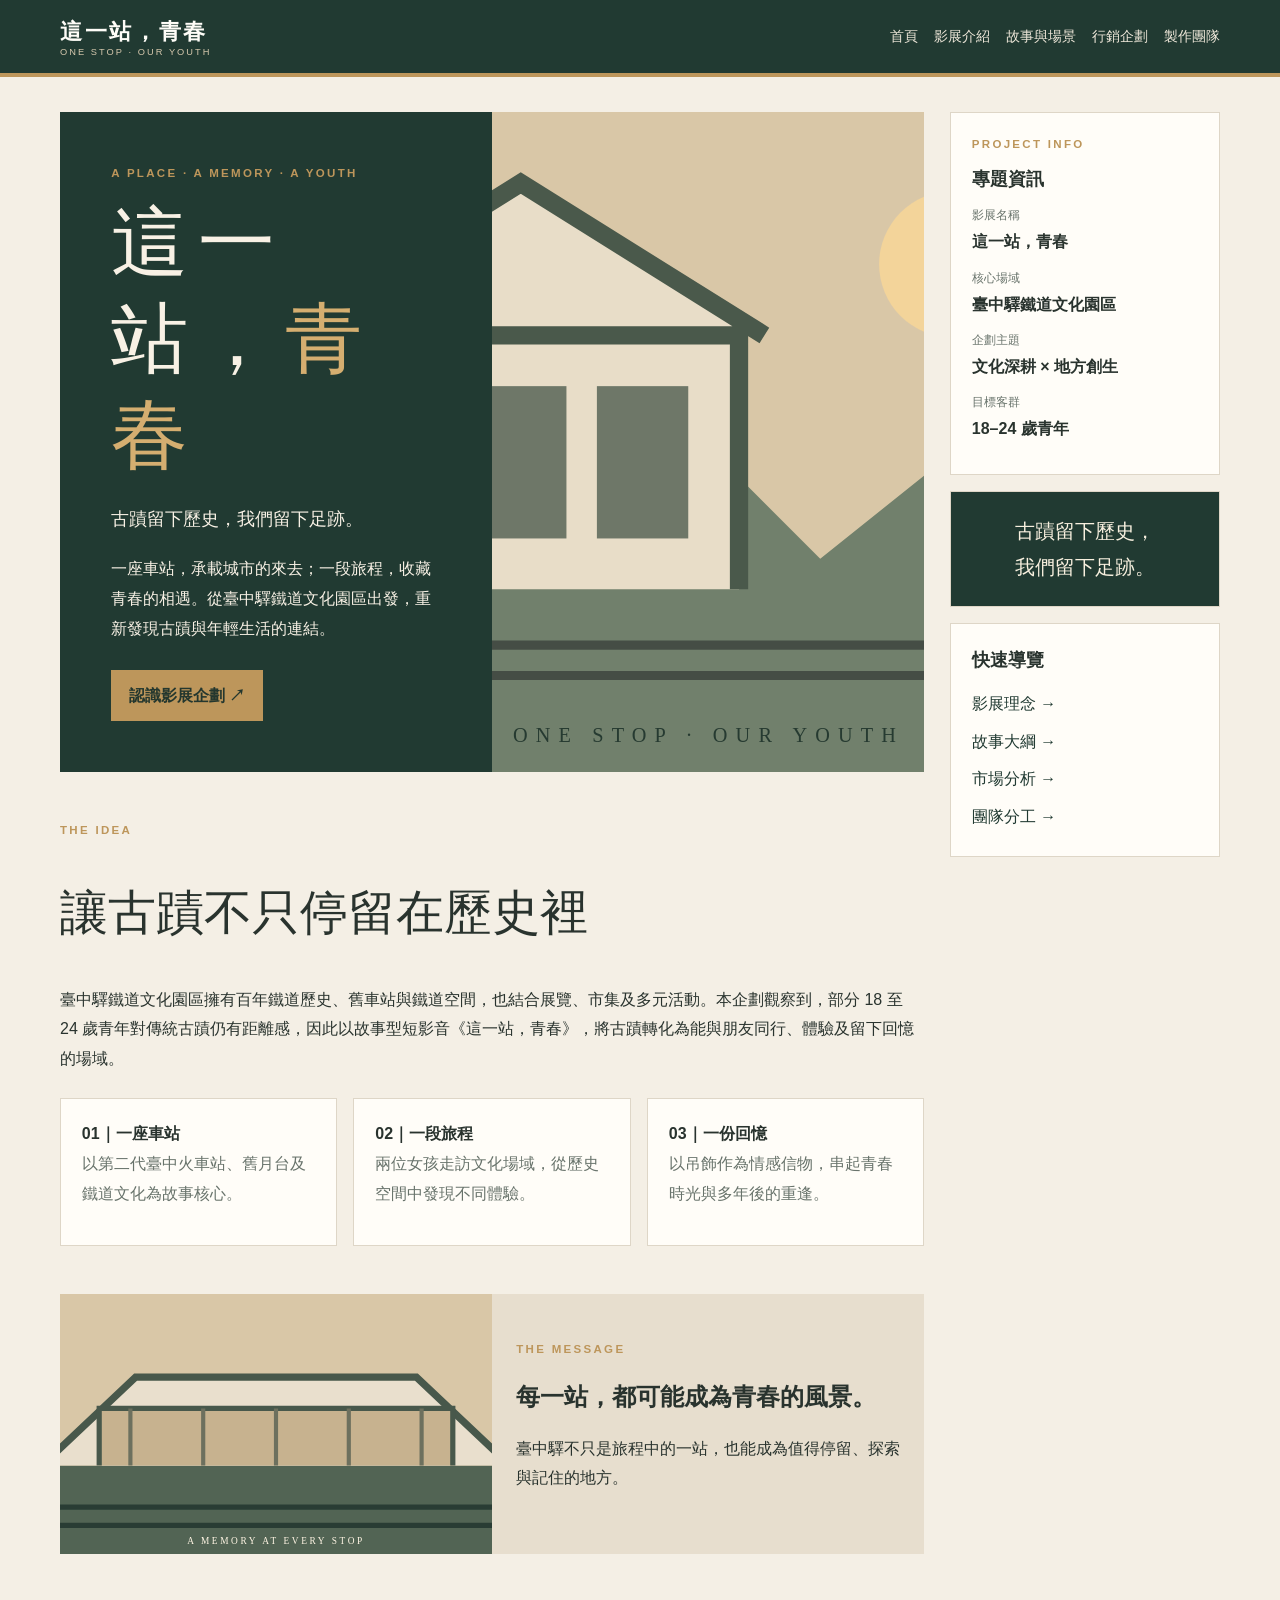
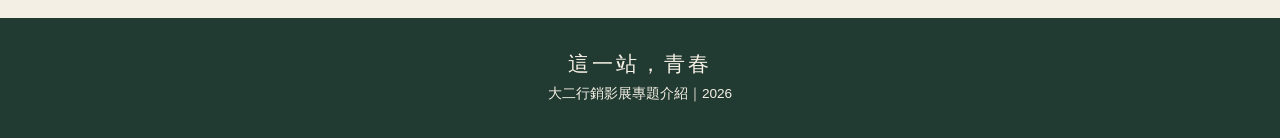
<file: film-festival-2026/index.html>
<!doctype html>
<html lang="zh-Hant">
<head>
<meta charset="utf-8"><meta name="viewport" content="width=device-width,initial-scale=1">
<title>首頁｜這一站，青春</title>
<meta name="description" content="從臺中驛鐵道文化園區出發，以青春故事重新認識古蹟，讓歷史場域成為同行回憶的載體。">
<meta name="keywords" content="這一站青春,行銷影展,臺中驛鐵道文化園區,青春回憶,鐵道文化,文化資產,青年行銷">
<meta name="author" content="曾苡瑄"><meta name="robots" content="index,follow">
<meta property="og:type" content="website"><meta property="og:title" content="首頁｜這一站，青春"><meta property="og:description" content="從臺中驛鐵道文化園區出發，以青春故事重新認識古蹟，讓歷史場域成為同行回憶的載體。"><meta property="og:locale" content="zh_TW">
<link rel="icon" href="images/favicon.svg"><link rel="stylesheet" href="css/base.css"><link rel="stylesheet" href="css/layout.css"><link rel="stylesheet" href="css/components.css"><link rel="stylesheet" href="css/rwd.css">
</head>
<body><a class="skip" href="#main">跳至主要內容</a>
<header class="top"><a class="brand" href="index.html">這一站，青春<small>ONE STOP · OUR YOUTH</small></a><button class="toggle" aria-label="開啟導覽選單" aria-expanded="false">☰</button>
<nav><a href="index.html">首頁</a><a href="project.html">影展介紹</a><a href="story.html">故事與場景</a><a href="marketing.html">行銷企劃</a><a href="team.html">製作團隊</a></nav></header>
<div class="container"><main id="main">
<section class="hero"><div><p class="eyebrow">A PLACE · A MEMORY · A YOUTH</p><h1>這一站，<em>青春</em></h1><p class="lead">古蹟留下歷史，我們留下足跡。</p><p>一座車站，承載城市的來去；一段旅程，收藏青春的相遇。從臺中驛鐵道文化園區出發，重新發現古蹟與年輕生活的連結。</p><a class="button" href="project.html">認識影展企劃 ↗</a></div><img src="images/hero.svg" alt="復古車站月台、列車與夕陽的主視覺示意插畫"></section>
<section class="section"><p class="eyebrow">THE IDEA</p><h2>讓古蹟不只停留在歷史裡</h2><p>臺中驛鐵道文化園區擁有百年鐵道歷史、舊車站與鐵道空間，也結合展覽、市集及多元活動。本企劃觀察到，部分 18 至 24 歲青年對傳統古蹟仍有距離感，因此以故事型短影音《這一站，青春》，將古蹟轉化為能與朋友同行、體驗及留下回憶的場域。</p>
<div class="cards"><article><b>01｜一座車站</b><p>以第二代臺中火車站、舊月台及鐵道文化為故事核心。</p></article><article><b>02｜一段旅程</b><p>兩位女孩走訪文化場域，從歷史空間中發現不同體驗。</p></article><article><b>03｜一份回憶</b><p>以吊飾作為情感信物，串起青春時光與多年後的重逢。</p></article></div></section>
<section class="photo"><img src="images/platform.svg" alt="復古鐵道月台與軌道示意插畫"><div><p class="eyebrow">THE MESSAGE</p><h2>每一站，都可能成為青春的風景。</h2><p>臺中驛不只是旅程中的一站，也能成為值得停留、探索與記住的地方。</p></div></section>
</main><aside class="sidebar">
<section class="sidebox"><p class="eyebrow">PROJECT INFO</p><h2>專題資訊</h2><dl><dt>影展名稱</dt><dd>這一站，青春</dd><dt>核心場域</dt><dd>臺中驛鐵道文化園區</dd><dt>企劃主題</dt><dd>文化深耕 × 地方創生</dd><dt>目標客群</dt><dd>18–24 歲青年</dd></dl></section>
<section class="sidebox quote">古蹟留下歷史，<br>我們留下足跡。</section>
<section class="sidebox"><h2>快速導覽</h2><a href="project.html">影展理念 →</a><a href="story.html">故事大綱 →</a><a href="marketing.html">市場分析 →</a><a href="team.html">團隊分工 →</a></section>
</aside></div><footer><b>這一站，青春</b><span>大二行銷影展專題介紹｜2026</span></footer><script src="js/nav.js" defer></script></body></html>
</file>
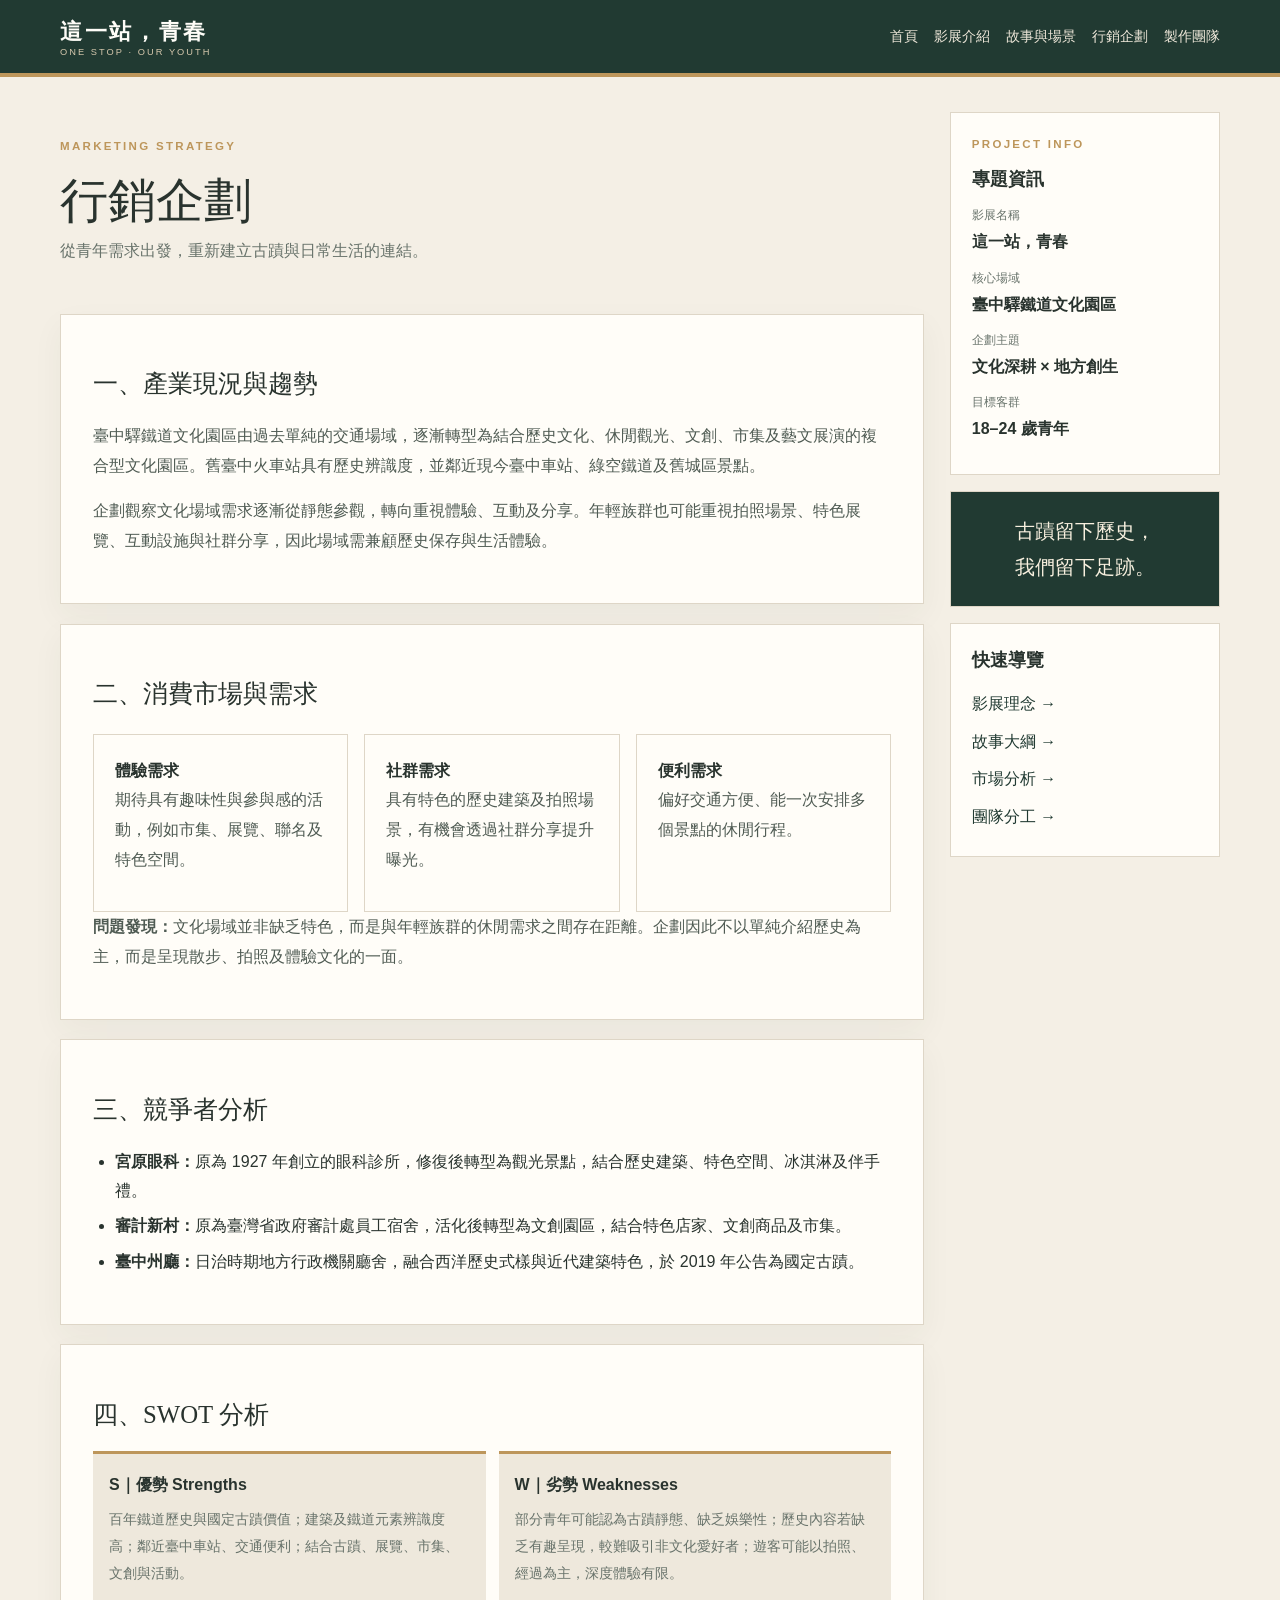
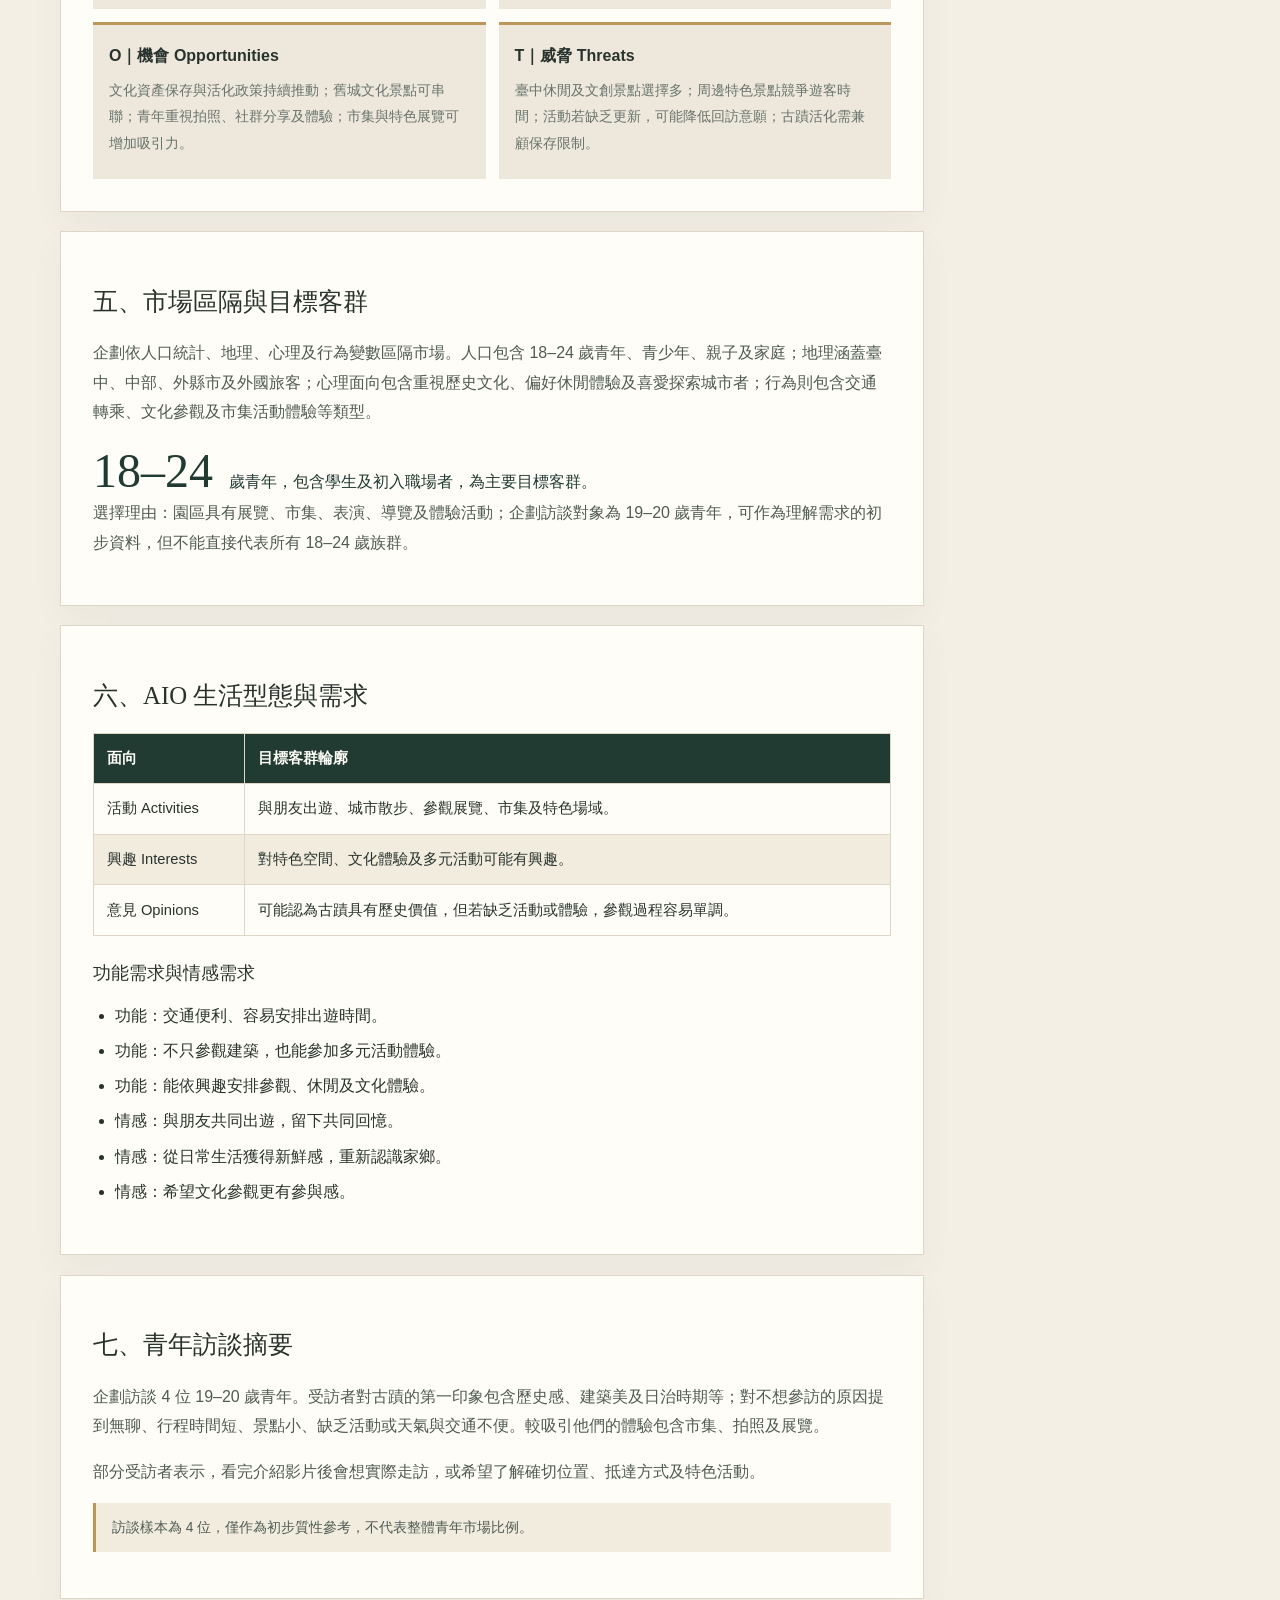
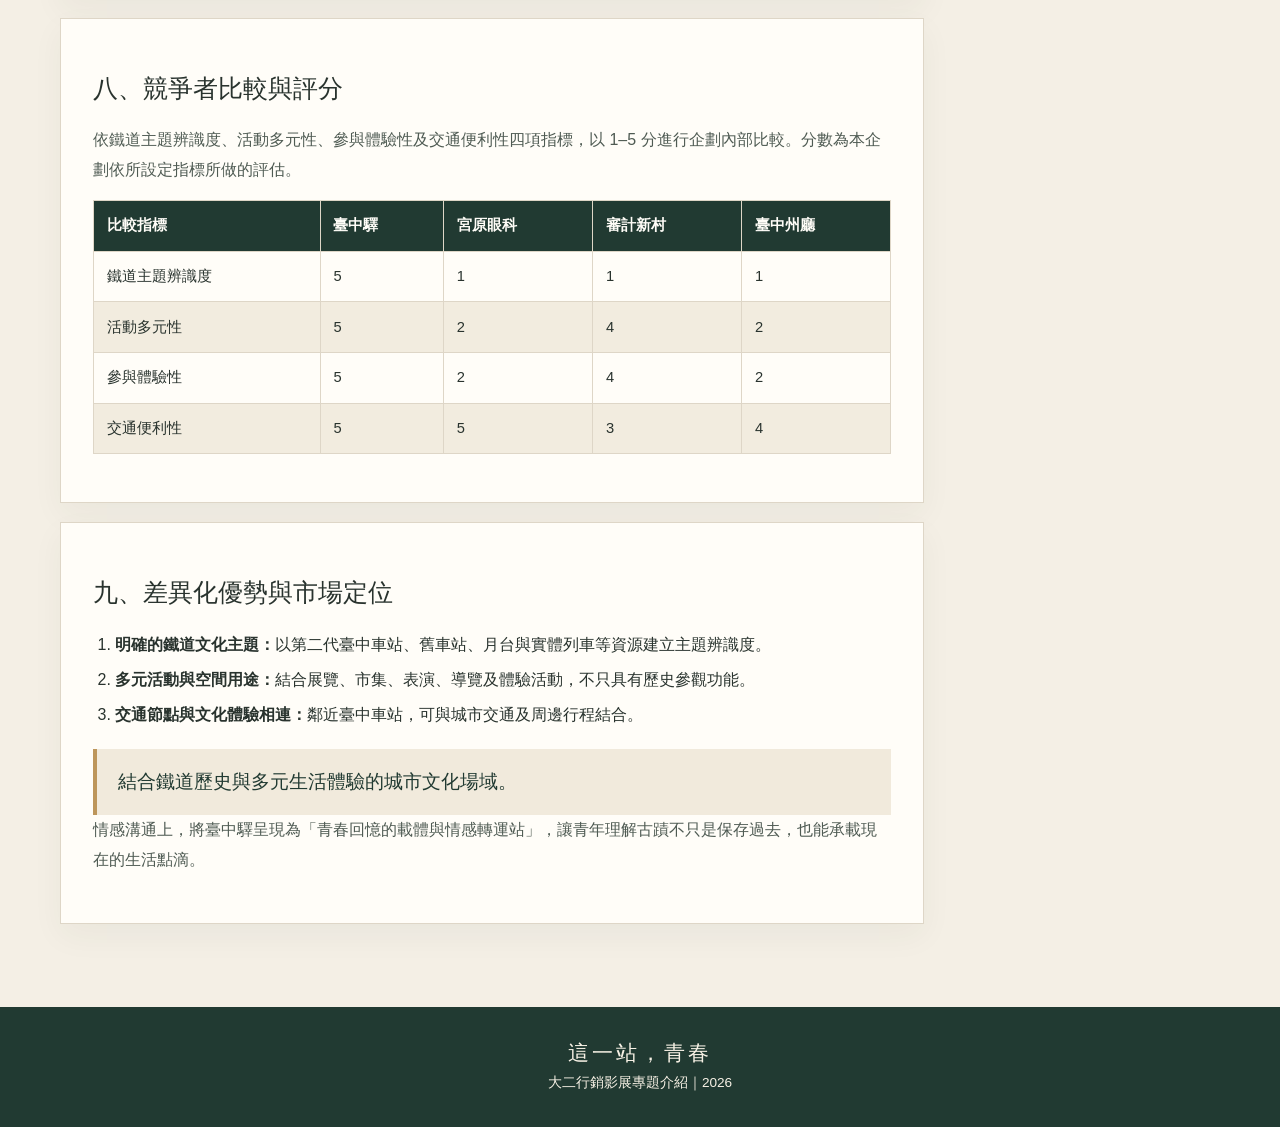
<file: film-festival-2026/marketing.html>
<!doctype html>
<html lang="zh-Hant">
<head>
<meta charset="utf-8"><meta name="viewport" content="width=device-width,initial-scale=1">
<title>行銷企劃｜這一站，青春</title>
<meta name="description" content="呈現《這一站，青春》企劃的產業現況、SWOT、STP、AIO、訪談摘要、競爭者比較及市場定位。">
<meta name="keywords" content="這一站青春,行銷影展,臺中驛鐵道文化園區,青春回憶,鐵道文化,文化資產,青年行銷">
<meta name="author" content="曾苡瑄"><meta name="robots" content="index,follow">
<meta property="og:type" content="website"><meta property="og:title" content="行銷企劃｜這一站，青春"><meta property="og:description" content="呈現《這一站，青春》企劃的產業現況、SWOT、STP、AIO、訪談摘要、競爭者比較及市場定位。"><meta property="og:locale" content="zh_TW">
<link rel="icon" href="images/favicon.svg"><link rel="stylesheet" href="css/base.css"><link rel="stylesheet" href="css/layout.css"><link rel="stylesheet" href="css/components.css"><link rel="stylesheet" href="css/rwd.css">
</head>
<body><a class="skip" href="#main">跳至主要內容</a>
<header class="top"><a class="brand" href="index.html">這一站，青春<small>ONE STOP · OUR YOUTH</small></a><button class="toggle" aria-label="開啟導覽選單" aria-expanded="false">☰</button>
<nav><a href="index.html">首頁</a><a href="project.html">影展介紹</a><a href="story.html">故事與場景</a><a href="marketing.html">行銷企劃</a><a href="team.html">製作團隊</a></nav></header>
<div class="container"><main id="main">
<header class="pagehead"><p class="eyebrow">MARKETING STRATEGY</p><h1>行銷企劃</h1><p>從青年需求出發，重新建立古蹟與日常生活的連結。</p></header>
<section class="card"><h2>一、產業現況與趨勢</h2><p>臺中驛鐵道文化園區由過去單純的交通場域，逐漸轉型為結合歷史文化、休閒觀光、文創、市集及藝文展演的複合型文化園區。舊臺中火車站具有歷史辨識度，並鄰近現今臺中車站、綠空鐵道及舊城區景點。</p><p>企劃觀察文化場域需求逐漸從靜態參觀，轉向重視體驗、互動及分享。年輕族群也可能重視拍照場景、特色展覽、互動設施與社群分享，因此場域需兼顧歷史保存與生活體驗。</p></section>
<section class="card"><h2>二、消費市場與需求</h2><div class="cards"><article><b>體驗需求</b><p>期待具有趣味性與參與感的活動，例如市集、展覽、聯名及特色空間。</p></article><article><b>社群需求</b><p>具有特色的歷史建築及拍照場景，有機會透過社群分享提升曝光。</p></article><article><b>便利需求</b><p>偏好交通方便、能一次安排多個景點的休閒行程。</p></article></div><p><b>問題發現：</b>文化場域並非缺乏特色，而是與年輕族群的休閒需求之間存在距離。企劃因此不以單純介紹歷史為主，而是呈現散步、拍照及體驗文化的一面。</p></section>
<section class="card"><h2>三、競爭者分析</h2><ul><li><b>宮原眼科：</b>原為 1927 年創立的眼科診所，修復後轉型為觀光景點，結合歷史建築、特色空間、冰淇淋及伴手禮。</li><li><b>審計新村：</b>原為臺灣省政府審計處員工宿舍，活化後轉型為文創園區，結合特色店家、文創商品及市集。</li><li><b>臺中州廳：</b>日治時期地方行政機關廳舍，融合西洋歷史式樣與近代建築特色，於 2019 年公告為國定古蹟。</li></ul></section>
<section class="card"><h2>四、SWOT 分析</h2><div class="swot"><div><b>S｜優勢 Strengths</b><p>百年鐵道歷史與國定古蹟價值；建築及鐵道元素辨識度高；鄰近臺中車站、交通便利；結合古蹟、展覽、市集、文創與活動。</p></div><div><b>W｜劣勢 Weaknesses</b><p>部分青年可能認為古蹟靜態、缺乏娛樂性；歷史內容若缺乏有趣呈現，較難吸引非文化愛好者；遊客可能以拍照、經過為主，深度體驗有限。</p></div><div><b>O｜機會 Opportunities</b><p>文化資產保存與活化政策持續推動；舊城文化景點可串聯；青年重視拍照、社群分享及體驗；市集與特色展覽可增加吸引力。</p></div><div><b>T｜威脅 Threats</b><p>臺中休閒及文創景點選擇多；周邊特色景點競爭遊客時間；活動若缺乏更新，可能降低回訪意願；古蹟活化需兼顧保存限制。</p></div></div></section>
<section class="card"><h2>五、市場區隔與目標客群</h2><p>企劃依人口統計、地理、心理及行為變數區隔市場。人口包含 18–24 歲青年、青少年、親子及家庭；地理涵蓋臺中、中部、外縣市及外國旅客；心理面向包含重視歷史文化、偏好休閒體驗及喜愛探索城市者；行為則包含交通轉乘、文化參觀及市集活動體驗等類型。</p><div class="stat"><strong>18–24</strong><span>歲青年，包含學生及初入職場者，為主要目標客群。</span></div><p>選擇理由：園區具有展覽、市集、表演、導覽及體驗活動；企劃訪談對象為 19–20 歲青年，可作為理解需求的初步資料，但不能直接代表所有 18–24 歲族群。</p></section>
<section class="card"><h2>六、AIO 生活型態與需求</h2><table class="data-table"><thead><tr><th>面向</th><th>目標客群輪廓</th></tr></thead><tbody><tr><td>活動 Activities</td><td>與朋友出遊、城市散步、參觀展覽、市集及特色場域。</td></tr><tr><td>興趣 Interests</td><td>對特色空間、文化體驗及多元活動可能有興趣。</td></tr><tr><td>意見 Opinions</td><td>可能認為古蹟具有歷史價值，但若缺乏活動或體驗，參觀過程容易單調。</td></tr></tbody></table><h3>功能需求與情感需求</h3><ul><li>功能：交通便利、容易安排出遊時間。</li><li>功能：不只參觀建築，也能參加多元活動體驗。</li><li>功能：能依興趣安排參觀、休閒及文化體驗。</li><li>情感：與朋友共同出遊，留下共同回憶。</li><li>情感：從日常生活獲得新鮮感，重新認識家鄉。</li><li>情感：希望文化參觀更有參與感。</li></ul></section>
<section class="card"><h2>七、青年訪談摘要</h2><p>企劃訪談 4 位 19–20 歲青年。受訪者對古蹟的第一印象包含歷史感、建築美及日治時期等；對不想參訪的原因提到無聊、行程時間短、景點小、缺乏活動或天氣與交通不便。較吸引他們的體驗包含市集、拍照及展覽。</p><p>部分受訪者表示，看完介紹影片後會想實際走訪，或希望了解確切位置、抵達方式及特色活動。</p><p class="note">訪談樣本為 4 位，僅作為初步質性參考，不代表整體青年市場比例。</p></section>
<section class="card"><h2>八、競爭者比較與評分</h2><p>依鐵道主題辨識度、活動多元性、參與體驗性及交通便利性四項指標，以 1–5 分進行企劃內部比較。分數為本企劃依所設定指標所做的評估。</p><table class="data-table"><thead><tr><th>比較指標</th><th>臺中驛</th><th>宮原眼科</th><th>審計新村</th><th>臺中州廳</th></tr></thead><tbody><tr><td>鐵道主題辨識度</td><td>5</td><td>1</td><td>1</td><td>1</td></tr><tr><td>活動多元性</td><td>5</td><td>2</td><td>4</td><td>2</td></tr><tr><td>參與體驗性</td><td>5</td><td>2</td><td>4</td><td>2</td></tr><tr><td>交通便利性</td><td>5</td><td>5</td><td>3</td><td>4</td></tr></tbody></table></section>
<section class="card"><h2>九、差異化優勢與市場定位</h2><ol><li><b>明確的鐵道文化主題：</b>以第二代臺中車站、舊車站、月台與實體列車等資源建立主題辨識度。</li><li><b>多元活動與空間用途：</b>結合展覽、市集、表演、導覽及體驗活動，不只具有歷史參觀功能。</li><li><b>交通節點與文化體驗相連：</b>鄰近臺中車站，可與城市交通及周邊行程結合。</li></ol><blockquote>結合鐵道歷史與多元生活體驗的城市文化場域。</blockquote><p>情感溝通上，將臺中驛呈現為「青春回憶的載體與情感轉運站」，讓青年理解古蹟不只是保存過去，也能承載現在的生活點滴。</p></section>
</main><aside class="sidebar">
<section class="sidebox"><p class="eyebrow">PROJECT INFO</p><h2>專題資訊</h2><dl><dt>影展名稱</dt><dd>這一站，青春</dd><dt>核心場域</dt><dd>臺中驛鐵道文化園區</dd><dt>企劃主題</dt><dd>文化深耕 × 地方創生</dd><dt>目標客群</dt><dd>18–24 歲青年</dd></dl></section>
<section class="sidebox quote">古蹟留下歷史，<br>我們留下足跡。</section>
<section class="sidebox"><h2>快速導覽</h2><a href="project.html">影展理念 →</a><a href="story.html">故事大綱 →</a><a href="marketing.html">市場分析 →</a><a href="team.html">團隊分工 →</a></section>
</aside></div><footer><b>這一站，青春</b><span>大二行銷影展專題介紹｜2026</span></footer><script src="js/nav.js" defer></script></body></html>
</file>
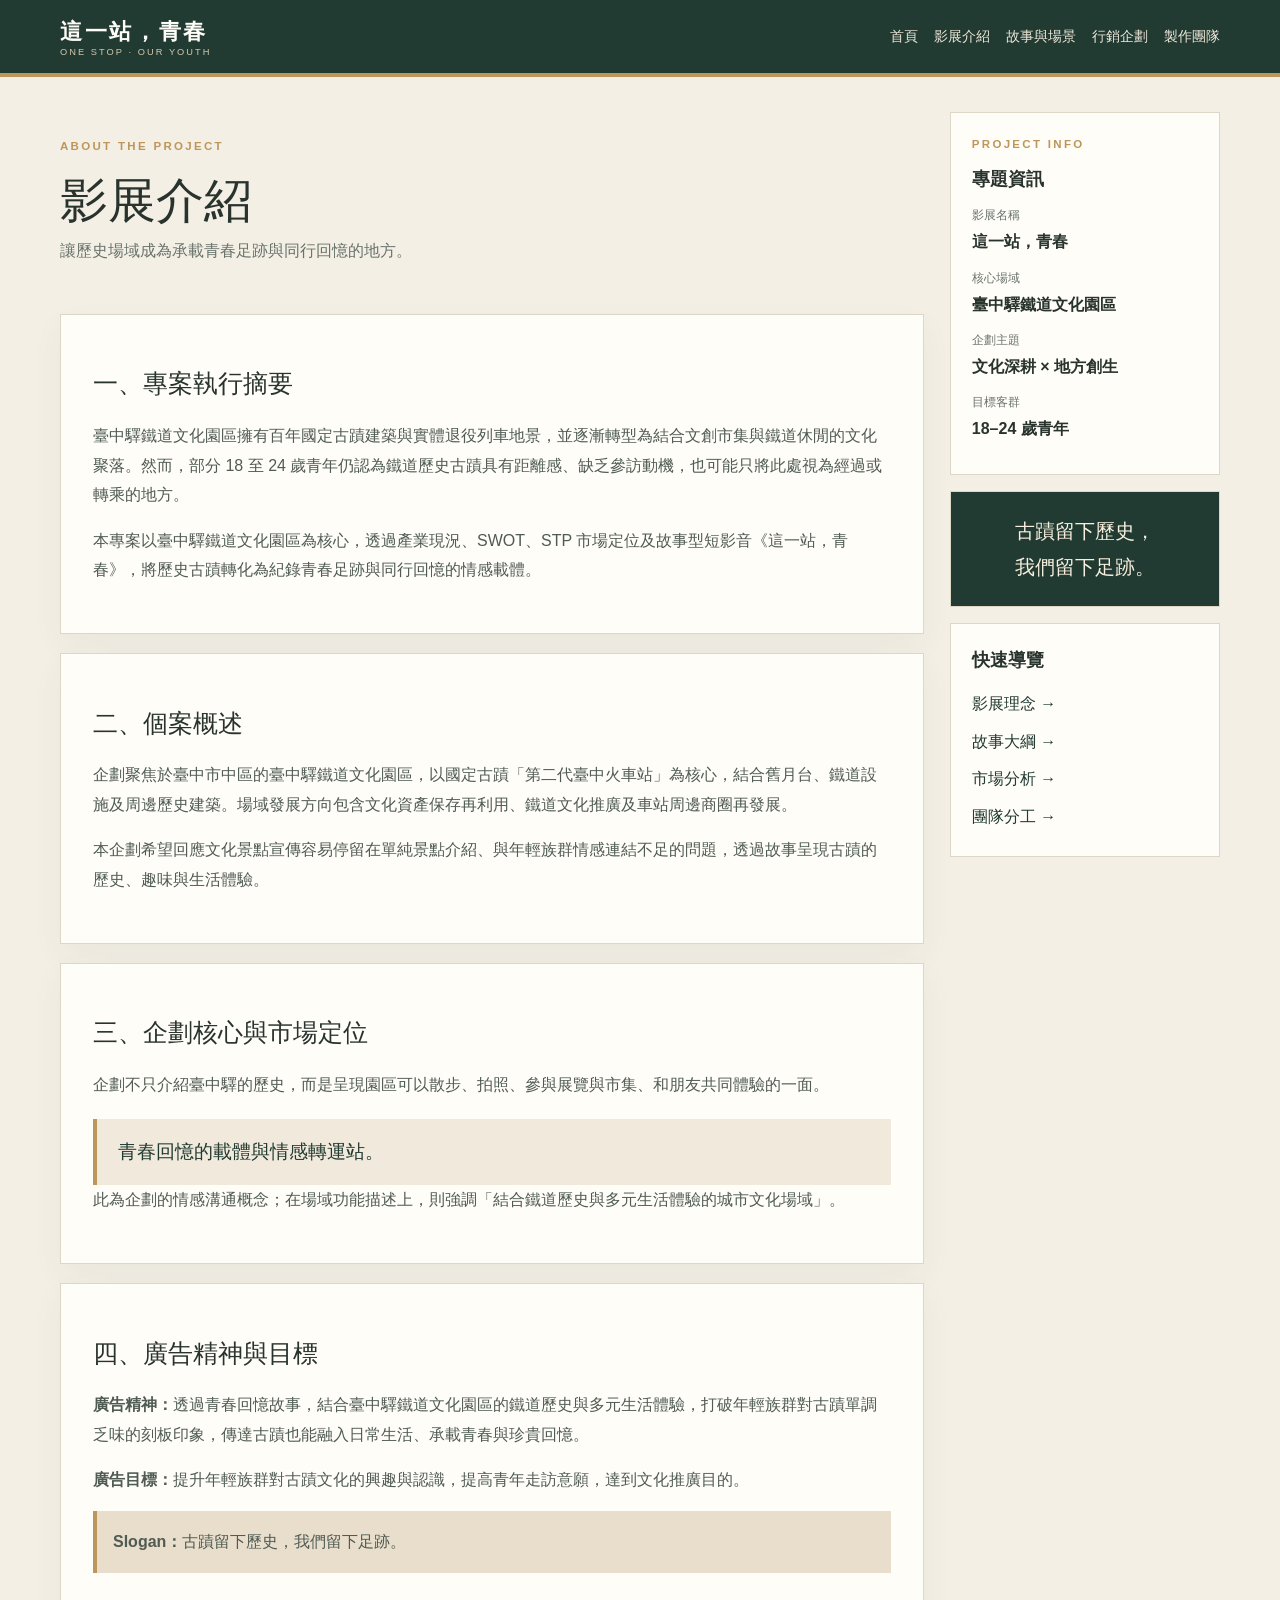
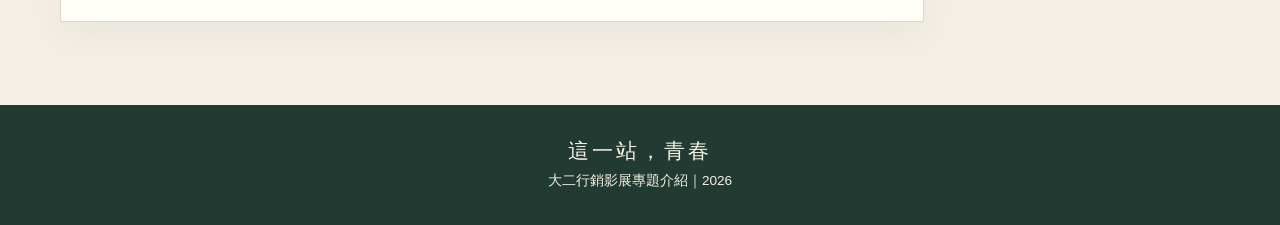
<file: film-festival-2026/project.html>
<!doctype html>
<html lang="zh-Hant">
<head>
<meta charset="utf-8"><meta name="viewport" content="width=device-width,initial-scale=1">
<title>影展介紹｜這一站，青春</title>
<meta name="description" content="介紹《這一站，青春》的企劃緣起、專案摘要、核心理念、廣告精神與目標。">
<meta name="keywords" content="這一站青春,行銷影展,臺中驛鐵道文化園區,青春回憶,鐵道文化,文化資產,青年行銷">
<meta name="author" content="曾苡瑄"><meta name="robots" content="index,follow">
<meta property="og:type" content="website"><meta property="og:title" content="影展介紹｜這一站，青春"><meta property="og:description" content="介紹《這一站，青春》的企劃緣起、專案摘要、核心理念、廣告精神與目標。"><meta property="og:locale" content="zh_TW">
<link rel="icon" href="images/favicon.svg"><link rel="stylesheet" href="css/base.css"><link rel="stylesheet" href="css/layout.css"><link rel="stylesheet" href="css/components.css"><link rel="stylesheet" href="css/rwd.css">
</head>
<body><a class="skip" href="#main">跳至主要內容</a>
<header class="top"><a class="brand" href="index.html">這一站，青春<small>ONE STOP · OUR YOUTH</small></a><button class="toggle" aria-label="開啟導覽選單" aria-expanded="false">☰</button>
<nav><a href="index.html">首頁</a><a href="project.html">影展介紹</a><a href="story.html">故事與場景</a><a href="marketing.html">行銷企劃</a><a href="team.html">製作團隊</a></nav></header>
<div class="container"><main id="main">
<header class="pagehead"><p class="eyebrow">ABOUT THE PROJECT</p><h1>影展介紹</h1><p>讓歷史場域成為承載青春足跡與同行回憶的地方。</p></header>
<section class="card"><h2>一、專案執行摘要</h2><p>臺中驛鐵道文化園區擁有百年國定古蹟建築與實體退役列車地景，並逐漸轉型為結合文創市集與鐵道休閒的文化聚落。然而，部分 18 至 24 歲青年仍認為鐵道歷史古蹟具有距離感、缺乏參訪動機，也可能只將此處視為經過或轉乘的地方。</p><p>本專案以臺中驛鐵道文化園區為核心，透過產業現況、SWOT、STP 市場定位及故事型短影音《這一站，青春》，將歷史古蹟轉化為紀錄青春足跡與同行回憶的情感載體。</p></section>
<section class="card"><h2>二、個案概述</h2><p>企劃聚焦於臺中市中區的臺中驛鐵道文化園區，以國定古蹟「第二代臺中火車站」為核心，結合舊月台、鐵道設施及周邊歷史建築。場域發展方向包含文化資產保存再利用、鐵道文化推廣及車站周邊商圈再發展。</p><p>本企劃希望回應文化景點宣傳容易停留在單純景點介紹、與年輕族群情感連結不足的問題，透過故事呈現古蹟的歷史、趣味與生活體驗。</p></section>
<section class="card"><h2>三、企劃核心與市場定位</h2><p>企劃不只介紹臺中驛的歷史，而是呈現園區可以散步、拍照、參與展覽與市集、和朋友共同體驗的一面。</p><blockquote>青春回憶的載體與情感轉運站。</blockquote><p>此為企劃的情感溝通概念；在場域功能描述上，則強調「結合鐵道歷史與多元生活體驗的城市文化場域」。</p></section>
<section class="card"><h2>四、廣告精神與目標</h2><p><b>廣告精神：</b>透過青春回憶故事，結合臺中驛鐵道文化園區的鐵道歷史與多元生活體驗，打破年輕族群對古蹟單調乏味的刻板印象，傳達古蹟也能融入日常生活、承載青春與珍貴回憶。</p><p><b>廣告目標：</b>提升年輕族群對古蹟文化的興趣與認識，提高青年走訪意願，達到文化推廣目的。</p><p class="highlight"><b>Slogan：</b>古蹟留下歷史，我們留下足跡。</p></section>
</main><aside class="sidebar">
<section class="sidebox"><p class="eyebrow">PROJECT INFO</p><h2>專題資訊</h2><dl><dt>影展名稱</dt><dd>這一站，青春</dd><dt>核心場域</dt><dd>臺中驛鐵道文化園區</dd><dt>企劃主題</dt><dd>文化深耕 × 地方創生</dd><dt>目標客群</dt><dd>18–24 歲青年</dd></dl></section>
<section class="sidebox quote">古蹟留下歷史，<br>我們留下足跡。</section>
<section class="sidebox"><h2>快速導覽</h2><a href="project.html">影展理念 →</a><a href="story.html">故事大綱 →</a><a href="marketing.html">市場分析 →</a><a href="team.html">團隊分工 →</a></section>
</aside></div><footer><b>這一站，青春</b><span>大二行銷影展專題介紹｜2026</span></footer><script src="js/nav.js" defer></script></body></html>
</file>
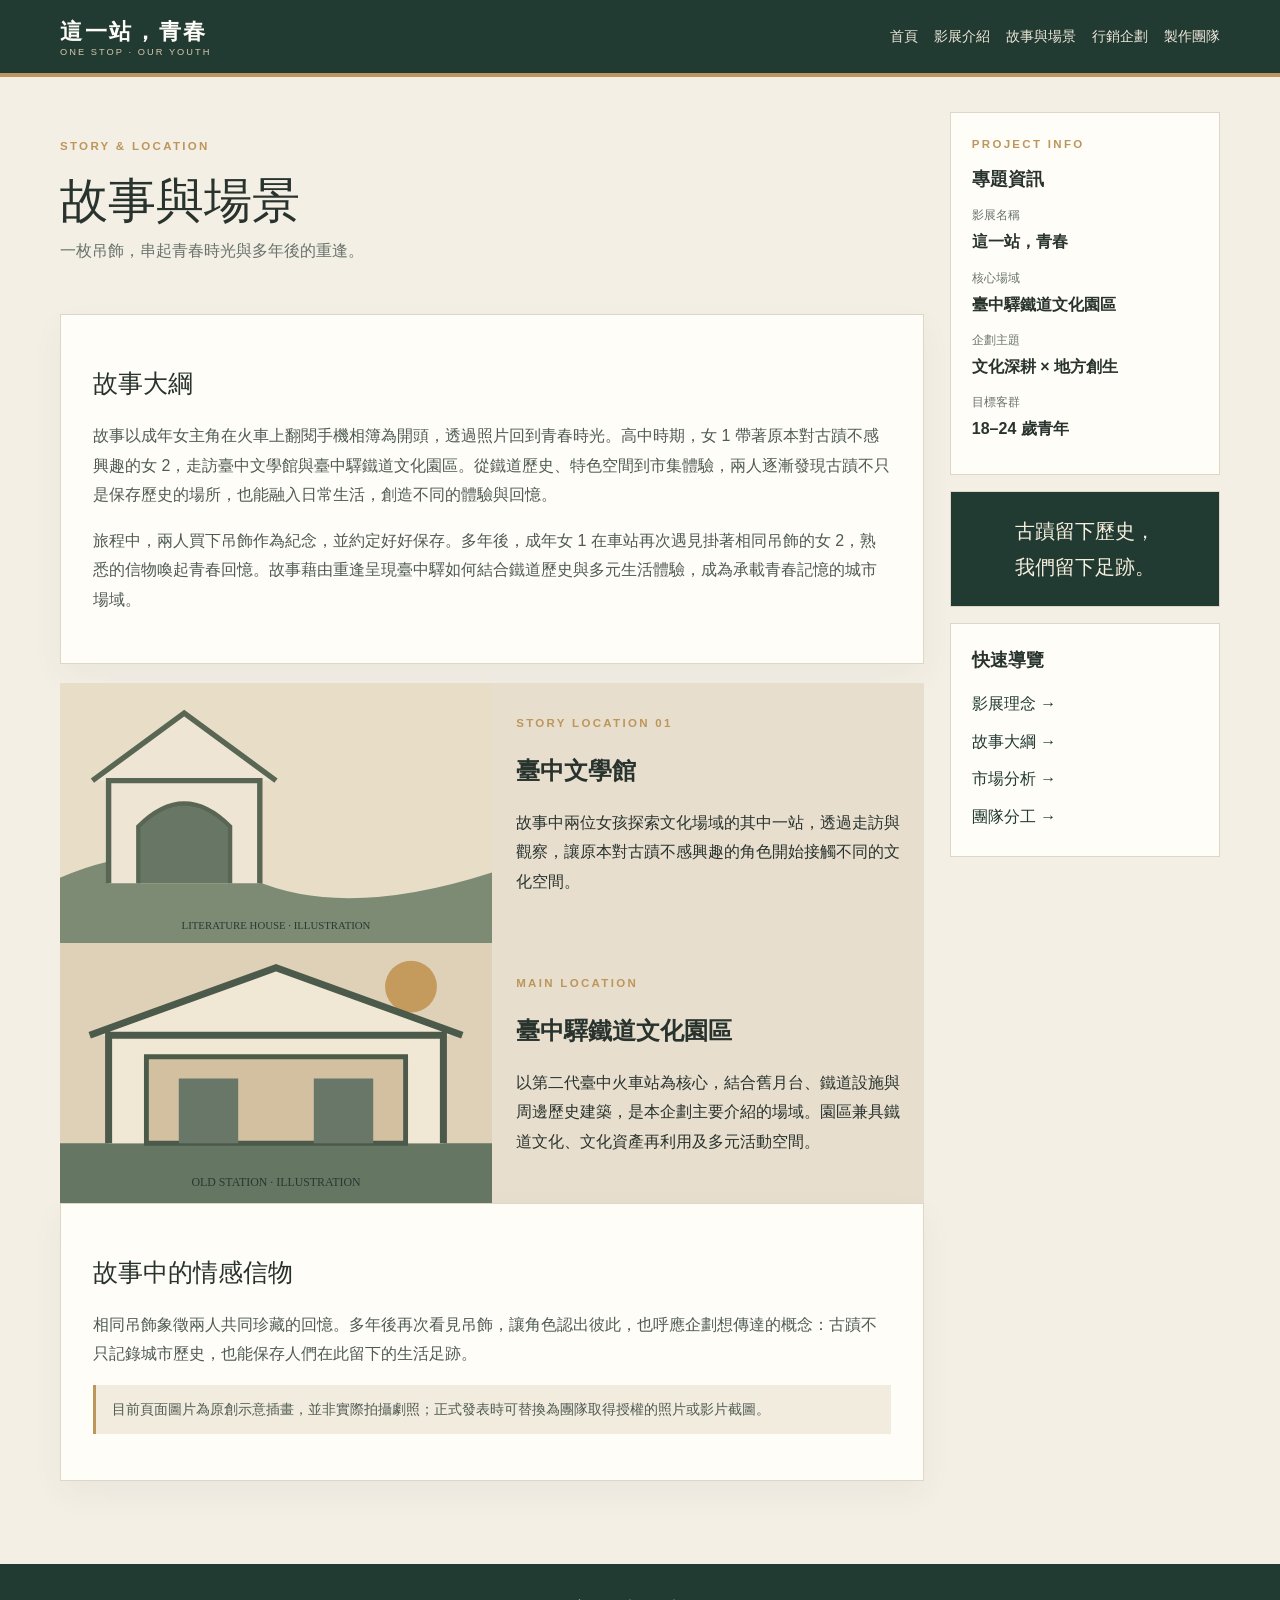
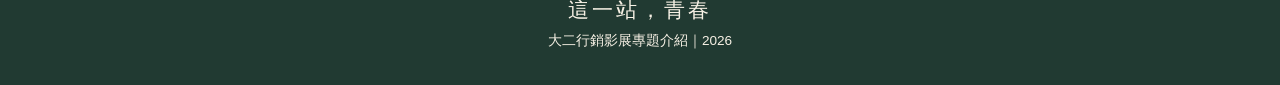
<file: film-festival-2026/story.html>
<!doctype html>
<html lang="zh-Hant">
<head>
<meta charset="utf-8"><meta name="viewport" content="width=device-width,initial-scale=1">
<title>故事與場景｜這一站，青春</title>
<meta name="description" content="故事描述成年女主角翻閱相簿，回想高中時期與朋友走訪臺中文學館及臺中驛鐵道文化園區，並在多年後因吊飾重逢。">
<meta name="keywords" content="這一站青春,行銷影展,臺中驛鐵道文化園區,青春回憶,鐵道文化,文化資產,青年行銷">
<meta name="author" content="曾苡瑄"><meta name="robots" content="index,follow">
<meta property="og:type" content="website"><meta property="og:title" content="故事與場景｜這一站，青春"><meta property="og:description" content="故事描述成年女主角翻閱相簿，回想高中時期與朋友走訪臺中文學館及臺中驛鐵道文化園區，並在多年後因吊飾重逢。"><meta property="og:locale" content="zh_TW">
<link rel="icon" href="images/favicon.svg"><link rel="stylesheet" href="css/base.css"><link rel="stylesheet" href="css/layout.css"><link rel="stylesheet" href="css/components.css"><link rel="stylesheet" href="css/rwd.css">
</head>
<body><a class="skip" href="#main">跳至主要內容</a>
<header class="top"><a class="brand" href="index.html">這一站，青春<small>ONE STOP · OUR YOUTH</small></a><button class="toggle" aria-label="開啟導覽選單" aria-expanded="false">☰</button>
<nav><a href="index.html">首頁</a><a href="project.html">影展介紹</a><a href="story.html">故事與場景</a><a href="marketing.html">行銷企劃</a><a href="team.html">製作團隊</a></nav></header>
<div class="container"><main id="main">
<header class="pagehead"><p class="eyebrow">STORY & LOCATION</p><h1>故事與場景</h1><p>一枚吊飾，串起青春時光與多年後的重逢。</p></header>
<section class="card"><h2>故事大綱</h2><p>故事以成年女主角在火車上翻閱手機相簿為開頭，透過照片回到青春時光。高中時期，女 1 帶著原本對古蹟不感興趣的女 2，走訪臺中文學館與臺中驛鐵道文化園區。從鐵道歷史、特色空間到市集體驗，兩人逐漸發現古蹟不只是保存歷史的場所，也能融入日常生活，創造不同的體驗與回憶。</p><p>旅程中，兩人買下吊飾作為紀念，並約定好好保存。多年後，成年女 1 在車站再次遇見掛著相同吊飾的女 2，熟悉的信物喚起青春回憶。故事藉由重逢呈現臺中驛如何結合鐵道歷史與多元生活體驗，成為承載青春記憶的城市場域。</p></section>
<section class="location"><img src="images/literature.svg" alt="臺中文學館建築意象示意插畫"><div><p class="eyebrow">STORY LOCATION 01</p><h2>臺中文學館</h2><p>故事中兩位女孩探索文化場域的其中一站，透過走訪與觀察，讓原本對古蹟不感興趣的角色開始接觸不同的文化空間。</p></div></section>
<section class="location"><img src="images/oldstation.svg" alt="臺中驛鐵道文化園區舊車站意象示意插畫"><div><p class="eyebrow">MAIN LOCATION</p><h2>臺中驛鐵道文化園區</h2><p>以第二代臺中火車站為核心，結合舊月台、鐵道設施與周邊歷史建築，是本企劃主要介紹的場域。園區兼具鐵道文化、文化資產再利用及多元活動空間。</p></div></section>
<section class="card"><h2>故事中的情感信物</h2><p>相同吊飾象徵兩人共同珍藏的回憶。多年後再次看見吊飾，讓角色認出彼此，也呼應企劃想傳達的概念：古蹟不只記錄城市歷史，也能保存人們在此留下的生活足跡。</p><p class="note">目前頁面圖片為原創示意插畫，並非實際拍攝劇照；正式發表時可替換為團隊取得授權的照片或影片截圖。</p></section>
</main><aside class="sidebar">
<section class="sidebox"><p class="eyebrow">PROJECT INFO</p><h2>專題資訊</h2><dl><dt>影展名稱</dt><dd>這一站，青春</dd><dt>核心場域</dt><dd>臺中驛鐵道文化園區</dd><dt>企劃主題</dt><dd>文化深耕 × 地方創生</dd><dt>目標客群</dt><dd>18–24 歲青年</dd></dl></section>
<section class="sidebox quote">古蹟留下歷史，<br>我們留下足跡。</section>
<section class="sidebox"><h2>快速導覽</h2><a href="project.html">影展理念 →</a><a href="story.html">故事大綱 →</a><a href="marketing.html">市場分析 →</a><a href="team.html">團隊分工 →</a></section>
</aside></div><footer><b>這一站，青春</b><span>大二行銷影展專題介紹｜2026</span></footer><script src="js/nav.js" defer></script></body></html>
</file>
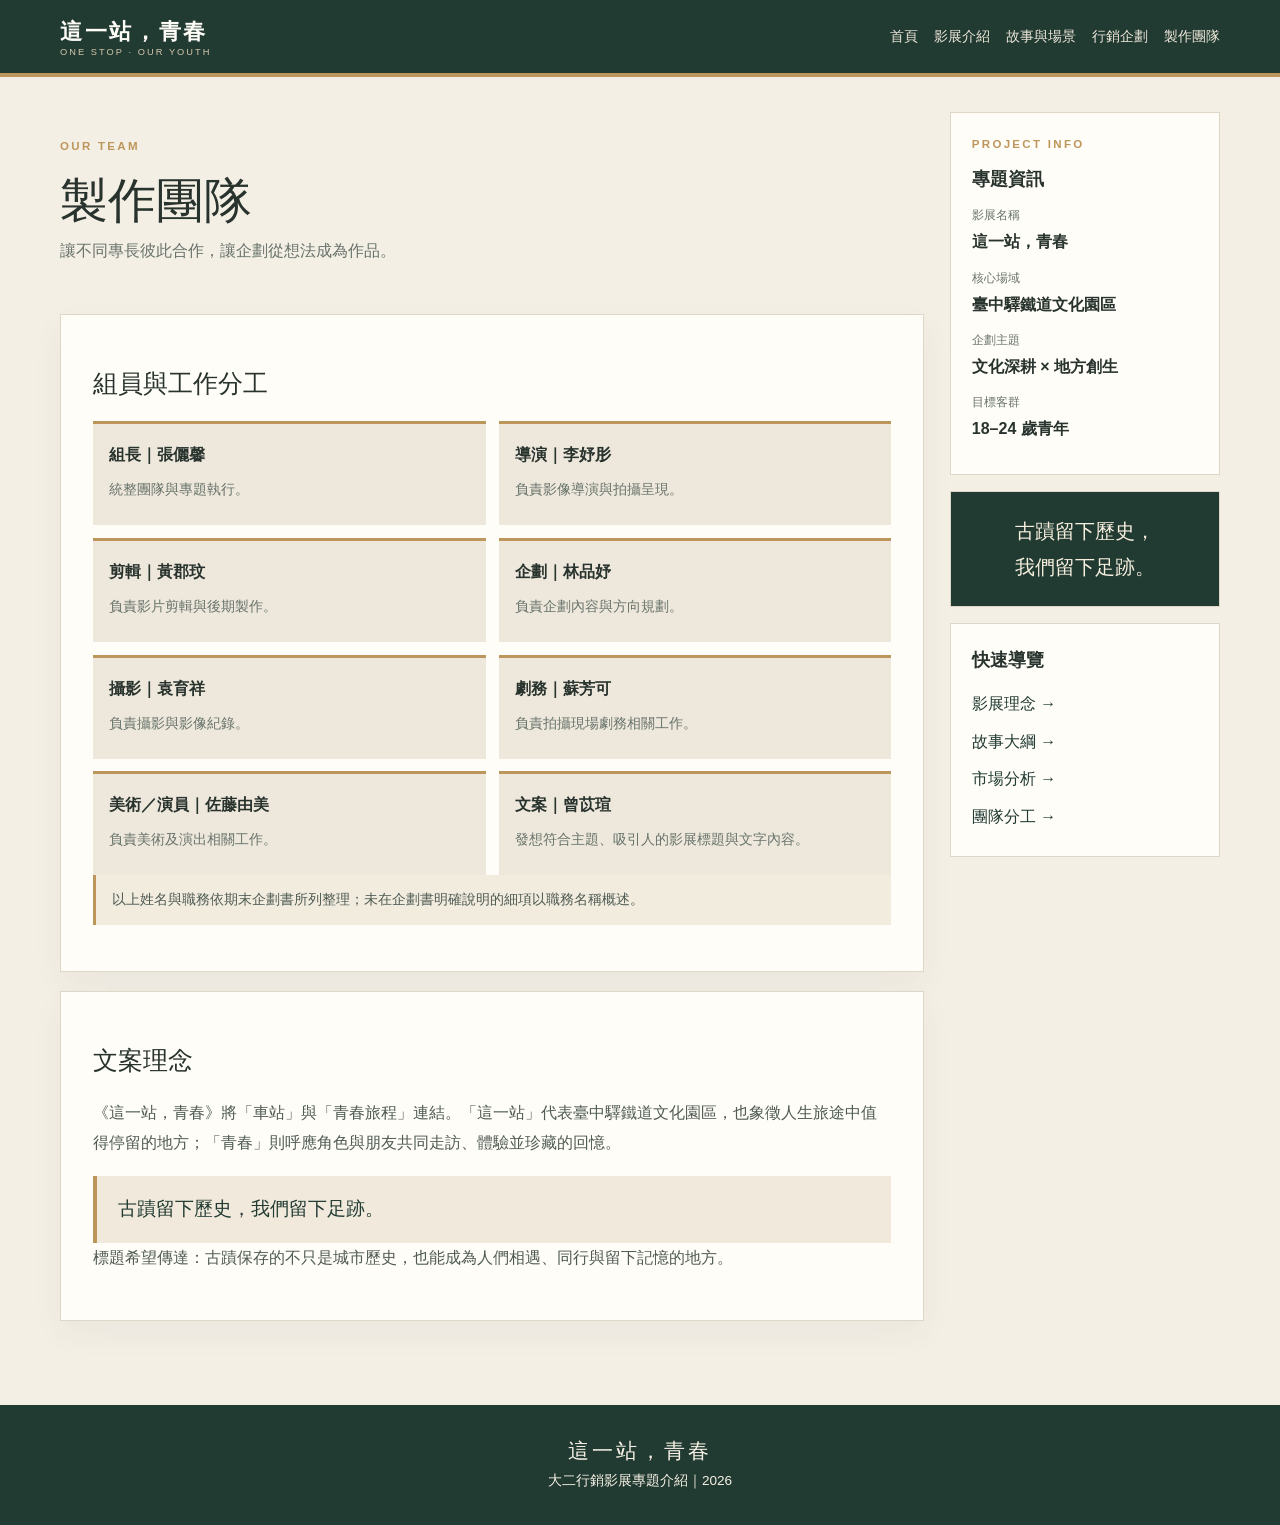
<file: film-festival-2026/team.html>
<!doctype html>
<html lang="zh-Hant">
<head>
<meta charset="utf-8"><meta name="viewport" content="width=device-width,initial-scale=1">
<title>製作團隊｜這一站，青春</title>
<meta name="description" content="介紹《這一站，青春》影展專題組員名單、企劃書所列工作分工與文案理念。">
<meta name="keywords" content="這一站青春,行銷影展,臺中驛鐵道文化園區,青春回憶,鐵道文化,文化資產,青年行銷">
<meta name="author" content="曾苡瑄"><meta name="robots" content="index,follow">
<meta property="og:type" content="website"><meta property="og:title" content="製作團隊｜這一站，青春"><meta property="og:description" content="介紹《這一站，青春》影展專題組員名單、企劃書所列工作分工與文案理念。"><meta property="og:locale" content="zh_TW">
<link rel="icon" href="images/favicon.svg"><link rel="stylesheet" href="css/base.css"><link rel="stylesheet" href="css/layout.css"><link rel="stylesheet" href="css/components.css"><link rel="stylesheet" href="css/rwd.css">
</head>
<body><a class="skip" href="#main">跳至主要內容</a>
<header class="top"><a class="brand" href="index.html">這一站，青春<small>ONE STOP · OUR YOUTH</small></a><button class="toggle" aria-label="開啟導覽選單" aria-expanded="false">☰</button>
<nav><a href="index.html">首頁</a><a href="project.html">影展介紹</a><a href="story.html">故事與場景</a><a href="marketing.html">行銷企劃</a><a href="team.html">製作團隊</a></nav></header>
<div class="container"><main id="main">
<header class="pagehead"><p class="eyebrow">OUR TEAM</p><h1>製作團隊</h1><p>讓不同專長彼此合作，讓企劃從想法成為作品。</p></header>
<section class="card"><h2>組員與工作分工</h2><div class="team"><div><b>組長｜張儷馨</b><p>統整團隊與專題執行。</p></div><div><b>導演｜李妤肜</b><p>負責影像導演與拍攝呈現。</p></div><div><b>剪輯｜黃郡玟</b><p>負責影片剪輯與後期製作。</p></div><div><b>企劃｜林品妤</b><p>負責企劃內容與方向規劃。</p></div><div><b>攝影｜袁育祥</b><p>負責攝影與影像紀錄。</p></div><div><b>劇務｜蘇芳可</b><p>負責拍攝現場劇務相關工作。</p></div><div><b>美術／演員｜佐藤由美</b><p>負責美術及演出相關工作。</p></div><div><b>文案｜曾苡瑄</b><p>發想符合主題、吸引人的影展標題與文字內容。</p></div></div><p class="note">以上姓名與職務依期末企劃書所列整理；未在企劃書明確說明的細項以職務名稱概述。</p></section>
<section class="card"><h2>文案理念</h2><p>《這一站，青春》將「車站」與「青春旅程」連結。「這一站」代表臺中驛鐵道文化園區，也象徵人生旅途中值得停留的地方；「青春」則呼應角色與朋友共同走訪、體驗並珍藏的回憶。</p><blockquote>古蹟留下歷史，我們留下足跡。</blockquote><p>標題希望傳達：古蹟保存的不只是城市歷史，也能成為人們相遇、同行與留下記憶的地方。</p></section>
</main><aside class="sidebar">
<section class="sidebox"><p class="eyebrow">PROJECT INFO</p><h2>專題資訊</h2><dl><dt>影展名稱</dt><dd>這一站，青春</dd><dt>核心場域</dt><dd>臺中驛鐵道文化園區</dd><dt>企劃主題</dt><dd>文化深耕 × 地方創生</dd><dt>目標客群</dt><dd>18–24 歲青年</dd></dl></section>
<section class="sidebox quote">古蹟留下歷史，<br>我們留下足跡。</section>
<section class="sidebox"><h2>快速導覽</h2><a href="project.html">影展理念 →</a><a href="story.html">故事大綱 →</a><a href="marketing.html">市場分析 →</a><a href="team.html">團隊分工 →</a></section>
</aside></div><footer><b>這一站，青春</b><span>大二行銷影展專題介紹｜2026</span></footer><script src="js/nav.js" defer></script></body></html>
</file>
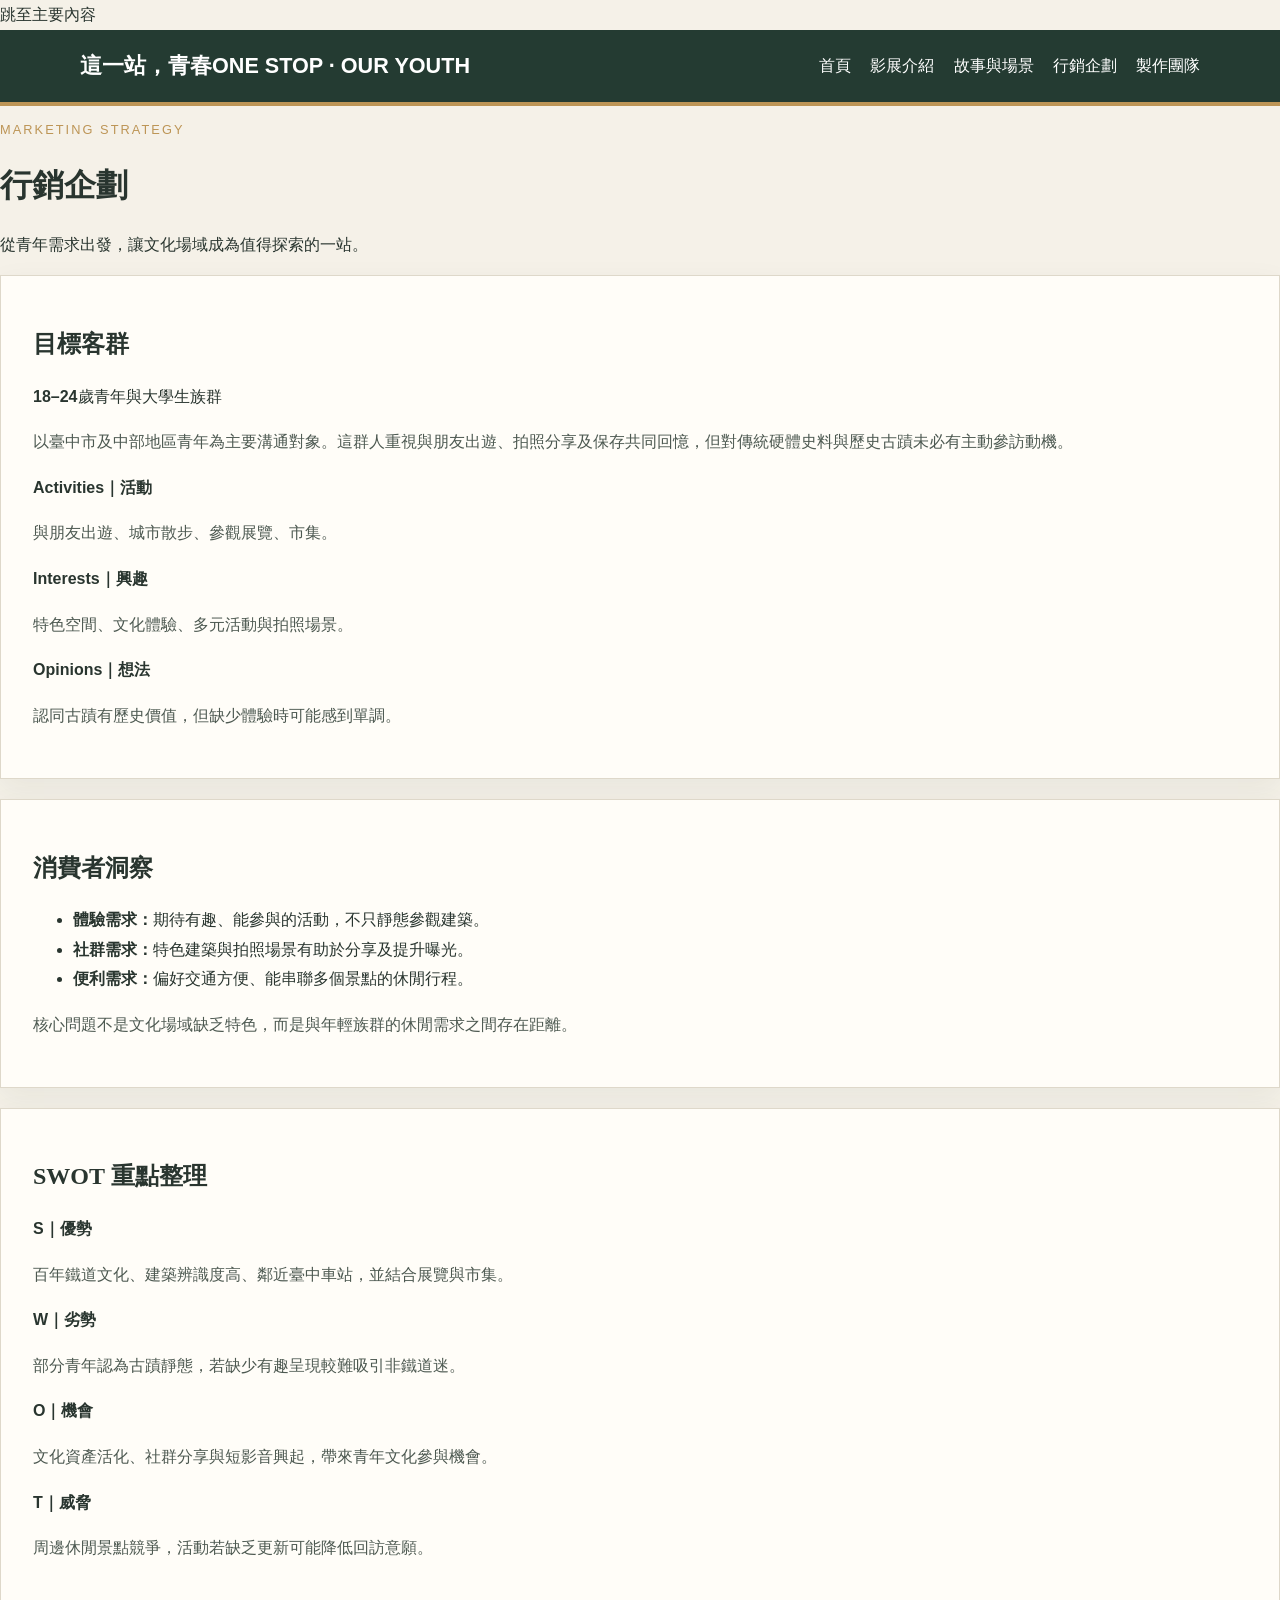
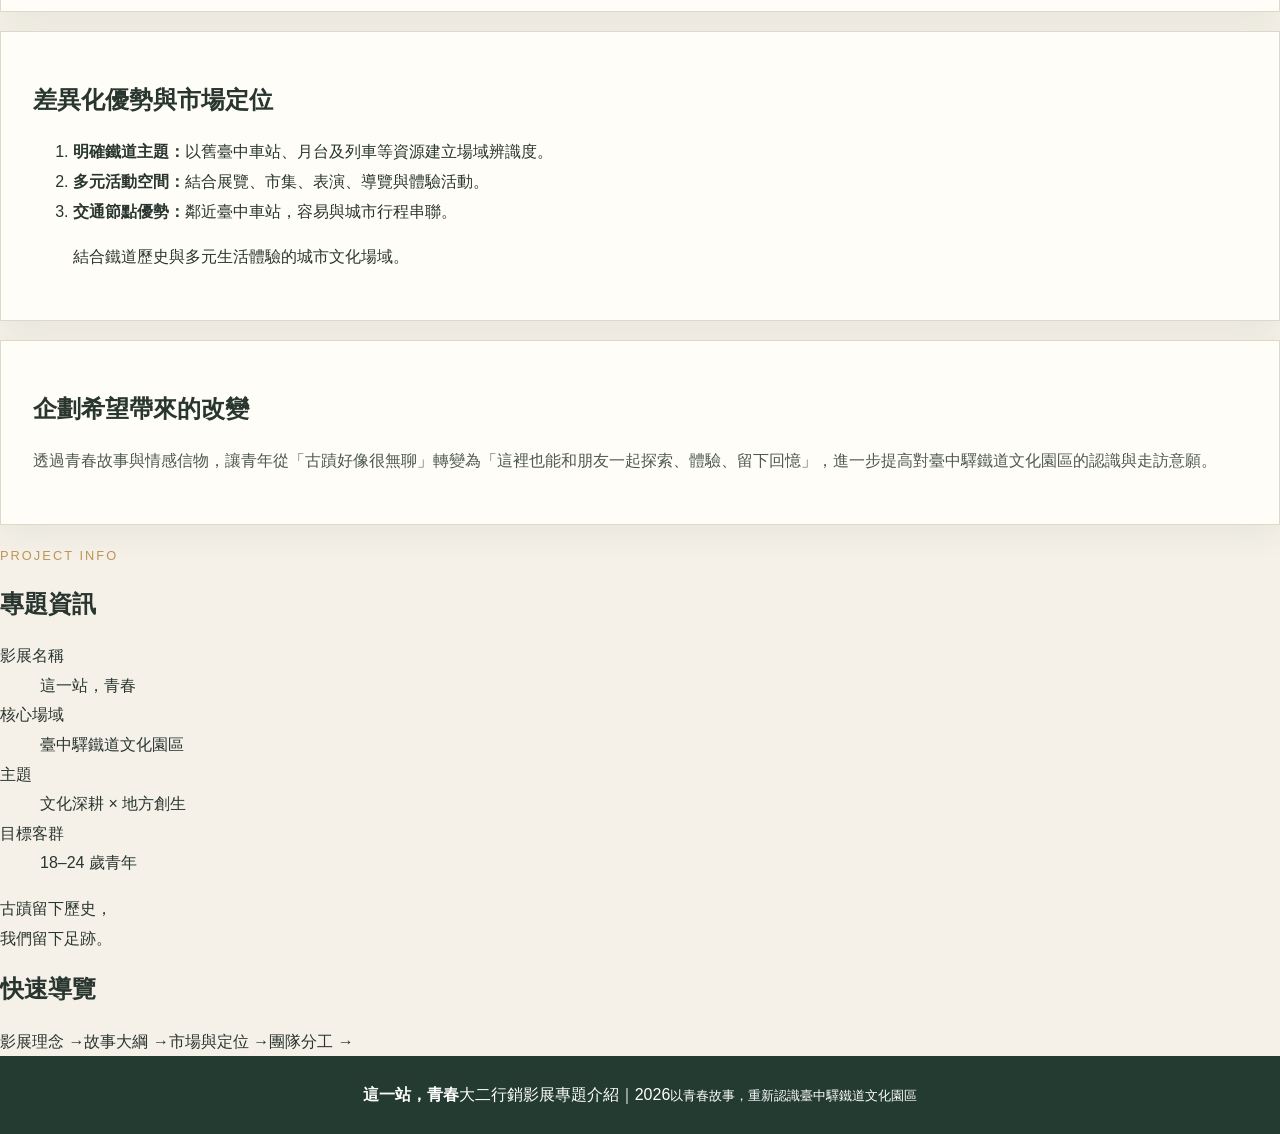
<file: film-festival-website/marketing.html>
<!doctype html>
<html lang="zh-Hant"><head>
<meta charset="utf-8"><meta name="viewport" content="width=device-width,initial-scale=1">
<title>行銷企劃｜這一站，青春</title><meta name="description" content="介紹《這一站，青春》的目標客群、AIO輪廓、SWOT洞察、場域優勢與市場定位。">
<meta name="keywords" content="這一站青春,行銷影展,臺中驛鐵道文化園區,鐵道文化,青春回憶,地方文化">
<meta name="author" content="曾苡瑄"><meta name="robots" content="index,follow">
<meta property="og:type" content="website"><meta property="og:title" content="行銷企劃｜這一站，青春"><meta property="og:description" content="介紹《這一站，青春》的目標客群、AIO輪廓、SWOT洞察、場域優勢與市場定位。">
<meta property="og:locale" content="zh_TW"><link rel="icon" href="images/favicon.svg">
<link rel="stylesheet" href="css/base.css"><link rel="stylesheet" href="css/layout.css"><link rel="stylesheet" href="css/components.css"><link rel="stylesheet" href="css/rwd.css"></head>
<body><a class="skip" href="#main">跳至主要內容</a>
<header class="top"><a class="brand" href="index.html">這一站，青春<span>ONE STOP · OUR YOUTH</span></a><button class="toggle" aria-label="開啟導覽選單" aria-expanded="false">☰</button><nav><a  href="index.html">首頁</a><a  href="project.html">影展介紹</a><a  href="story.html">故事與場景</a><a aria-current="page" href="marketing.html">行銷企劃</a><a  href="team.html">製作團隊</a></nav></header>
<div class="container"><main id="main">
<header class="pagehead"><p class="eyebrow">MARKETING STRATEGY</p><h1>行銷企劃</h1><p>從青年需求出發，讓文化場域成為值得探索的一站。</p></header>
<section class="card"><h2>目標客群</h2><div class="stat"><strong>18–24</strong><span>歲青年與大學生族群</span></div><p>以臺中市及中部地區青年為主要溝通對象。這群人重視與朋友出遊、拍照分享及保存共同回憶，但對傳統硬體史料與歷史古蹟未必有主動參訪動機。</p><div class="three-grid"><div><b>Activities｜活動</b><p>與朋友出遊、城市散步、參觀展覽、市集。</p></div><div><b>Interests｜興趣</b><p>特色空間、文化體驗、多元活動與拍照場景。</p></div><div><b>Opinions｜想法</b><p>認同古蹟有歷史價值，但缺少體驗時可能感到單調。</p></div></div></section>
<section class="card"><h2>消費者洞察</h2><ul><li><b>體驗需求：</b>期待有趣、能參與的活動，不只靜態參觀建築。</li><li><b>社群需求：</b>特色建築與拍照場景有助於分享及提升曝光。</li><li><b>便利需求：</b>偏好交通方便、能串聯多個景點的休閒行程。</li></ul><p class="highlight">核心問題不是文化場域缺乏特色，而是與年輕族群的休閒需求之間存在距離。</p></section>
<section class="card"><h2>SWOT 重點整理</h2><div class="swot"><div><b>S｜優勢</b><p>百年鐵道文化、建築辨識度高、鄰近臺中車站，並結合展覽與市集。</p></div><div><b>W｜劣勢</b><p>部分青年認為古蹟靜態，若缺少有趣呈現較難吸引非鐵道迷。</p></div><div><b>O｜機會</b><p>文化資產活化、社群分享與短影音興起，帶來青年文化參與機會。</p></div><div><b>T｜威脅</b><p>周邊休閒景點競爭，活動若缺乏更新可能降低回訪意願。</p></div></div></section>
<section class="card"><h2>差異化優勢與市場定位</h2><ol><li><b>明確鐵道主題：</b>以舊臺中車站、月台及列車等資源建立場域辨識度。</li><li><b>多元活動空間：</b>結合展覽、市集、表演、導覽與體驗活動。</li><li><b>交通節點優勢：</b>鄰近臺中車站，容易與城市行程串聯。</li></ol><blockquote>結合鐵道歷史與多元生活體驗的城市文化場域。</blockquote></section>
<section class="card"><h2>企劃希望帶來的改變</h2><p>透過青春故事與情感信物，讓青年從「古蹟好像很無聊」轉變為「這裡也能和朋友一起探索、體驗、留下回憶」，進一步提高對臺中驛鐵道文化園區的認識與走訪意願。</p></section></main><aside class="sidebar"><section class="sidebox"><p class="eyebrow">PROJECT INFO</p><h2>專題資訊</h2><dl><dt>影展名稱</dt><dd>這一站，青春</dd><dt>核心場域</dt><dd>臺中驛鐵道文化園區</dd><dt>主題</dt><dd>文化深耕 × 地方創生</dd><dt>目標客群</dt><dd>18–24 歲青年</dd></dl></section><section class="sidebox sidequote"><p>古蹟留下歷史，<br>我們留下足跡。</p></section><section class="sidebox"><h2>快速導覽</h2><a href="project.html">影展理念 →</a><a href="story.html">故事大綱 →</a><a href="marketing.html">市場與定位 →</a><a href="team.html">團隊分工 →</a></section></aside></div>
<footer><b>這一站，青春</b><span>大二行銷影展專題介紹｜2026</span><small>以青春故事，重新認識臺中驛鐵道文化園區</small></footer><script src="js/nav.js" defer></script></body></html>
</file>
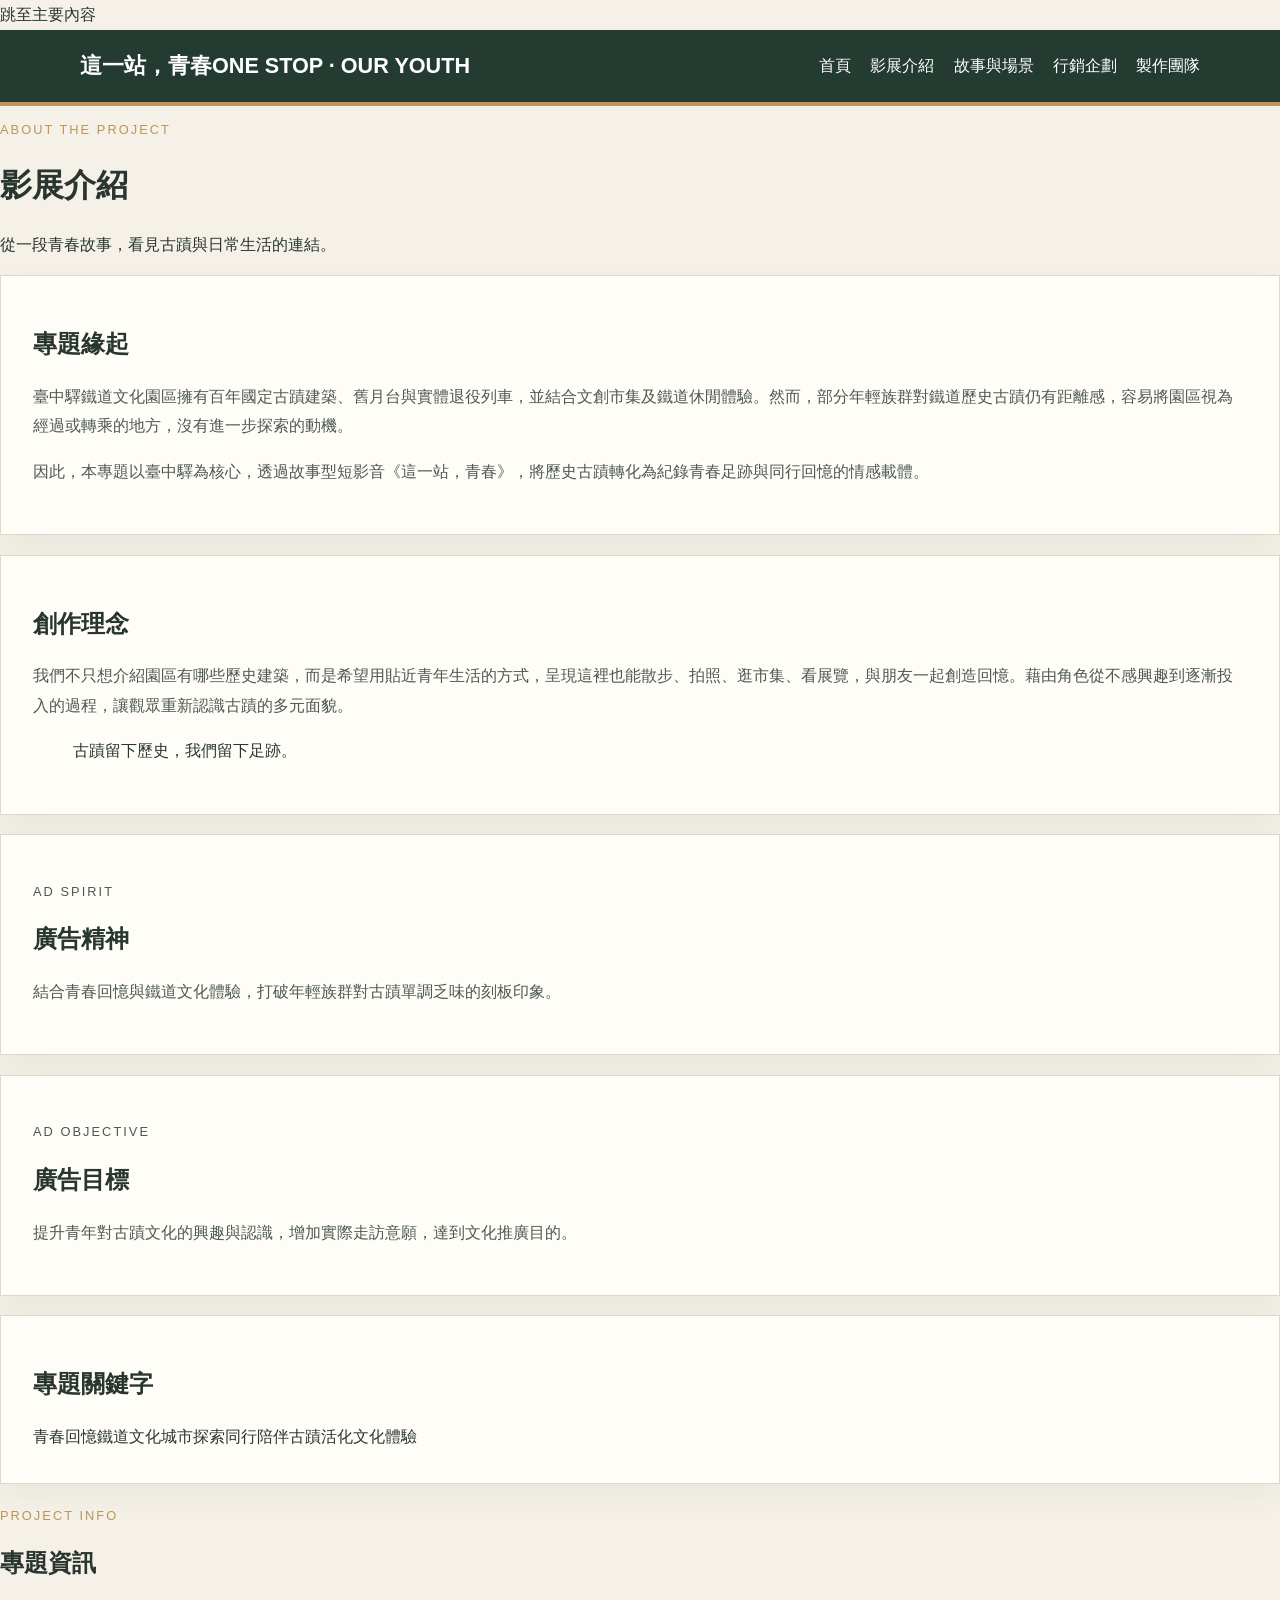
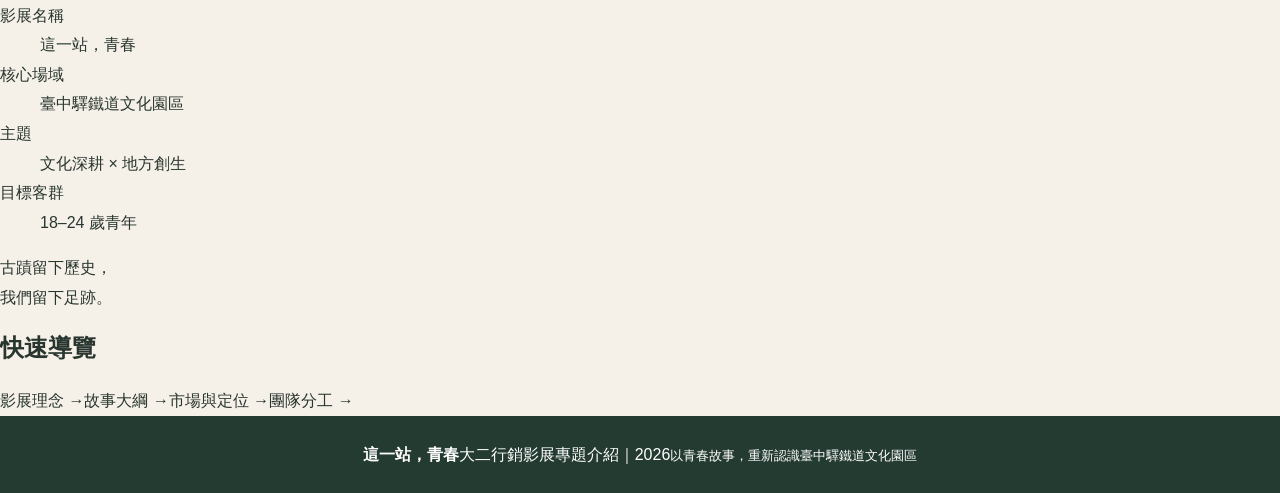
<file: film-festival-website/project.html>
<!doctype html>
<html lang="zh-Hant"><head>
<meta charset="utf-8"><meta name="viewport" content="width=device-width,initial-scale=1">
<title>影展介紹｜這一站，青春</title><meta name="description" content="《這一站，青春》以青春回憶故事推廣臺中驛鐵道文化園區，翻轉青年對古蹟的既有印象。">
<meta name="keywords" content="這一站青春,行銷影展,臺中驛鐵道文化園區,鐵道文化,青春回憶,地方文化">
<meta name="author" content="曾苡瑄"><meta name="robots" content="index,follow">
<meta property="og:type" content="website"><meta property="og:title" content="影展介紹｜這一站，青春"><meta property="og:description" content="《這一站，青春》以青春回憶故事推廣臺中驛鐵道文化園區，翻轉青年對古蹟的既有印象。">
<meta property="og:locale" content="zh_TW"><link rel="icon" href="images/favicon.svg">
<link rel="stylesheet" href="css/base.css"><link rel="stylesheet" href="css/layout.css"><link rel="stylesheet" href="css/components.css"><link rel="stylesheet" href="css/rwd.css"></head>
<body><a class="skip" href="#main">跳至主要內容</a>
<header class="top"><a class="brand" href="index.html">這一站，青春<span>ONE STOP · OUR YOUTH</span></a><button class="toggle" aria-label="開啟導覽選單" aria-expanded="false">☰</button><nav><a  href="index.html">首頁</a><a aria-current="page" href="project.html">影展介紹</a><a  href="story.html">故事與場景</a><a  href="marketing.html">行銷企劃</a><a  href="team.html">製作團隊</a></nav></header>
<div class="container"><main id="main">
<header class="pagehead"><p class="eyebrow">ABOUT THE PROJECT</p><h1>影展介紹</h1><p>從一段青春故事，看見古蹟與日常生活的連結。</p></header>
<section class="card"><h2>專題緣起</h2><p>臺中驛鐵道文化園區擁有百年國定古蹟建築、舊月台與實體退役列車，並結合文創市集及鐵道休閒體驗。然而，部分年輕族群對鐵道歷史古蹟仍有距離感，容易將園區視為經過或轉乘的地方，沒有進一步探索的動機。</p><p>因此，本專題以臺中驛為核心，透過故事型短影音《這一站，青春》，將歷史古蹟轉化為紀錄青春足跡與同行回憶的情感載體。</p></section>
<section class="card"><h2>創作理念</h2><p>我們不只想介紹園區有哪些歷史建築，而是希望用貼近青年生活的方式，呈現這裡也能散步、拍照、逛市集、看展覽，與朋友一起創造回憶。藉由角色從不感興趣到逐漸投入的過程，讓觀眾重新認識古蹟的多元面貌。</p><blockquote>古蹟留下歷史，我們留下足跡。</blockquote></section>
<section class="two-col"><article class="card"><p class="eyebrow">AD SPIRIT</p><h2>廣告精神</h2><p>結合青春回憶與鐵道文化體驗，打破年輕族群對古蹟單調乏味的刻板印象。</p></article><article class="card"><p class="eyebrow">AD OBJECTIVE</p><h2>廣告目標</h2><p>提升青年對古蹟文化的興趣與認識，增加實際走訪意願，達到文化推廣目的。</p></article></section>
<section class="card"><h2>專題關鍵字</h2><div class="tags"><span>青春回憶</span><span>鐵道文化</span><span>城市探索</span><span>同行陪伴</span><span>古蹟活化</span><span>文化體驗</span></div></section></main><aside class="sidebar"><section class="sidebox"><p class="eyebrow">PROJECT INFO</p><h2>專題資訊</h2><dl><dt>影展名稱</dt><dd>這一站，青春</dd><dt>核心場域</dt><dd>臺中驛鐵道文化園區</dd><dt>主題</dt><dd>文化深耕 × 地方創生</dd><dt>目標客群</dt><dd>18–24 歲青年</dd></dl></section><section class="sidebox sidequote"><p>古蹟留下歷史，<br>我們留下足跡。</p></section><section class="sidebox"><h2>快速導覽</h2><a href="project.html">影展理念 →</a><a href="story.html">故事大綱 →</a><a href="marketing.html">市場與定位 →</a><a href="team.html">團隊分工 →</a></section></aside></div>
<footer><b>這一站，青春</b><span>大二行銷影展專題介紹｜2026</span><small>以青春故事，重新認識臺中驛鐵道文化園區</small></footer><script src="js/nav.js" defer></script></body></html>
</file>
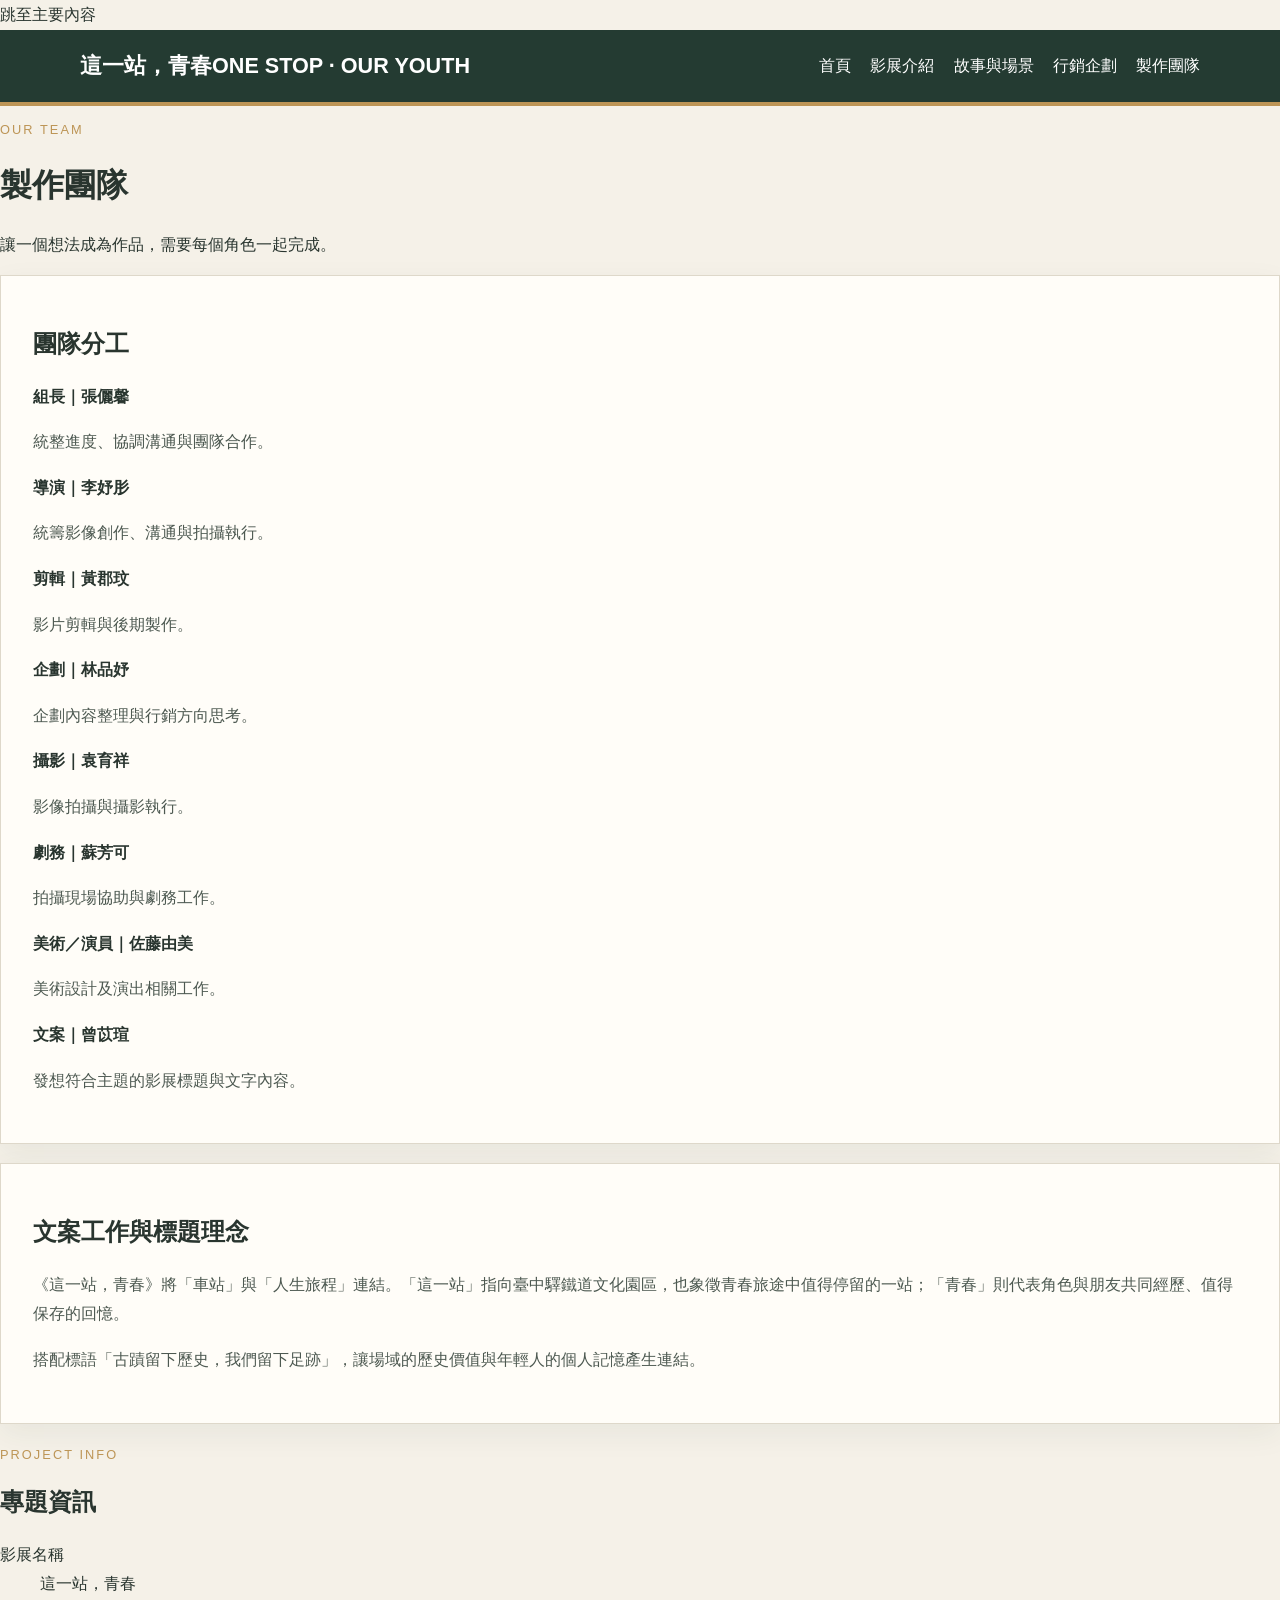
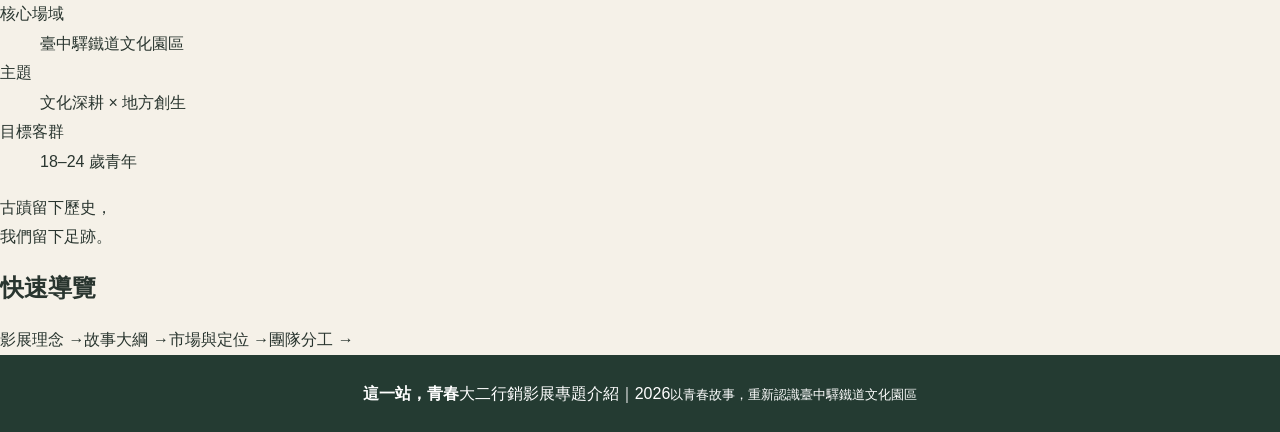
<file: film-festival-website/team.html>
<!doctype html>
<html lang="zh-Hant"><head>
<meta charset="utf-8"><meta name="viewport" content="width=device-width,initial-scale=1">
<title>製作團隊｜這一站，青春</title><meta name="description" content="《這一站，青春》行銷影展專題團隊成員與工作分工。">
<meta name="keywords" content="這一站青春,行銷影展,臺中驛鐵道文化園區,鐵道文化,青春回憶,地方文化">
<meta name="author" content="曾苡瑄"><meta name="robots" content="index,follow">
<meta property="og:type" content="website"><meta property="og:title" content="製作團隊｜這一站，青春"><meta property="og:description" content="《這一站，青春》行銷影展專題團隊成員與工作分工。">
<meta property="og:locale" content="zh_TW"><link rel="icon" href="images/favicon.svg">
<link rel="stylesheet" href="css/base.css"><link rel="stylesheet" href="css/layout.css"><link rel="stylesheet" href="css/components.css"><link rel="stylesheet" href="css/rwd.css"></head>
<body><a class="skip" href="#main">跳至主要內容</a>
<header class="top"><a class="brand" href="index.html">這一站，青春<span>ONE STOP · OUR YOUTH</span></a><button class="toggle" aria-label="開啟導覽選單" aria-expanded="false">☰</button><nav><a  href="index.html">首頁</a><a  href="project.html">影展介紹</a><a  href="story.html">故事與場景</a><a  href="marketing.html">行銷企劃</a><a aria-current="page" href="team.html">製作團隊</a></nav></header>
<div class="container"><main id="main">
<header class="pagehead"><p class="eyebrow">OUR TEAM</p><h1>製作團隊</h1><p>讓一個想法成為作品，需要每個角色一起完成。</p></header>
<section class="card"><h2>團隊分工</h2><div class="team-grid"><div><b>組長｜張儷馨</b><p>統整進度、協調溝通與團隊合作。</p></div><div><b>導演｜李妤肜</b><p>統籌影像創作、溝通與拍攝執行。</p></div><div><b>剪輯｜黃郡玟</b><p>影片剪輯與後期製作。</p></div><div><b>企劃｜林品妤</b><p>企劃內容整理與行銷方向思考。</p></div><div><b>攝影｜袁育祥</b><p>影像拍攝與攝影執行。</p></div><div><b>劇務｜蘇芳可</b><p>拍攝現場協助與劇務工作。</p></div><div><b>美術／演員｜佐藤由美</b><p>美術設計及演出相關工作。</p></div><div><b>文案｜曾苡瑄</b><p>發想符合主題的影展標題與文字內容。</p></div></div></section>
<section class="card"><h2>文案工作與標題理念</h2><p>《這一站，青春》將「車站」與「人生旅程」連結。「這一站」指向臺中驛鐵道文化園區，也象徵青春旅途中值得停留的一站；「青春」則代表角色與朋友共同經歷、值得保存的回憶。</p><p>搭配標語「古蹟留下歷史，我們留下足跡」，讓場域的歷史價值與年輕人的個人記憶產生連結。</p></section></main><aside class="sidebar"><section class="sidebox"><p class="eyebrow">PROJECT INFO</p><h2>專題資訊</h2><dl><dt>影展名稱</dt><dd>這一站，青春</dd><dt>核心場域</dt><dd>臺中驛鐵道文化園區</dd><dt>主題</dt><dd>文化深耕 × 地方創生</dd><dt>目標客群</dt><dd>18–24 歲青年</dd></dl></section><section class="sidebox sidequote"><p>古蹟留下歷史，<br>我們留下足跡。</p></section><section class="sidebox"><h2>快速導覽</h2><a href="project.html">影展理念 →</a><a href="story.html">故事大綱 →</a><a href="marketing.html">市場與定位 →</a><a href="team.html">團隊分工 →</a></section></aside></div>
<footer><b>這一站，青春</b><span>大二行銷影展專題介紹｜2026</span><small>以青春故事，重新認識臺中驛鐵道文化園區</small></footer><script src="js/nav.js" defer></script></body></html>
</file>
<file: film-festival-2026/css/base.css>
:root{--forest:#213a32;--gold:#bd965b;--cream:#f4efe5;--paper:#fffdf8;--ink:#29332e;--muted:#68736b;--line:#ded6c7}*{box-sizing:border-box}html{scroll-behavior:smooth}body{margin:0;background:var(--cream);color:var(--ink);font:16px/1.85 "Noto Sans TC","Microsoft JhengHei",sans-serif}a{color:inherit;text-decoration:none}img{display:block;max-width:100%;height:auto}h1,h2,h3{line-height:1.4}p{margin-top:0}.skip{position:absolute;left:-9999px;top:0;background:white;padding:.5rem;z-index:99}.skip:focus{left:1rem}:focus-visible{outline:3px solid var(--gold);outline-offset:3px}
</file>
<file: film-festival-2026/css/layout.css>
.top{background:var(--forest);color:#fffdf8;display:flex;align-items:center;justify-content:space-between;gap:2rem;padding:1rem max(22px,calc((100% - 1160px)/2));border-bottom:4px solid var(--gold)}.brand{font:700 1.4rem "Noto Serif TC",serif;letter-spacing:.12em}.brand small{display:block;font:.58rem sans-serif;letter-spacing:.22em;color:#d6c8ad}.top nav{display:flex;gap:1rem}.top nav a{font-size:.9rem;color:#eee7d9}.top nav a:hover{color:#e2bc7b}.toggle{display:none}.container{width:min(1160px,calc(100% - 44px));margin:2.2rem auto 4rem;display:grid;grid-template-columns:minmax(0,1fr) 270px;gap:1.6rem;align-items:start}main{min-width:0}.sidebar{display:grid;gap:1rem;position:sticky;top:1rem}.sidebox{background:var(--paper);border:1px solid var(--line);padding:1.3rem}.sidebox h2{font-size:1.1rem;margin:.2rem 0 .8rem}.sidebox a{display:block;padding:.25rem 0;color:var(--forest)}.sidebox dl{margin:0}.sidebox dt{font-size:.78rem;color:var(--muted)}.sidebox dd{margin:0 0 .6rem;font-weight:600}.quote{background:var(--forest);color:#f8f0df;font:1.25rem/1.8 "Noto Serif TC",serif;text-align:center}footer{background:var(--forest);color:#f7f1e5;text-align:center;padding:2rem 1rem;display:grid;gap:.2rem}footer b{font:1.3rem "Noto Serif TC",serif;letter-spacing:.15em}footer span{font-size:.85rem}
</file>
<file: film-festival-2026/css/components.css>
.hero{display:grid;grid-template-columns:1fr 1fr;background:var(--forest);color:#f8f1e5;min-height:410px}.hero>div{padding:clamp(1.7rem,4vw,3.5rem)}.hero>img{width:100%;height:100%;object-fit:cover;min-height:340px}.eyebrow{font-size:.72rem;letter-spacing:.2em;color:var(--gold);font-weight:700}.hero h1{font:clamp(2.8rem,6vw,5rem)/1.25 "Noto Serif TC",serif;letter-spacing:.13em;margin:.5rem 0 1.2rem}.hero h1 em{font-style:normal;color:#d5ae70}.lead{font:1.1rem/1.9 "Noto Serif TC",serif}.button{display:inline-block;background:var(--gold);color:#24372e;padding:.65rem 1.1rem;margin-top:.7rem;font-weight:700}.section{padding:3rem 0}.section h2,.pagehead h1{font:clamp(2rem,4vw,3rem) "Noto Serif TC",serif}.cards{display:grid;grid-template-columns:repeat(3,1fr);gap:1rem;margin-top:1.5rem}.cards article{background:var(--paper);border:1px solid var(--line);padding:1.3rem}.cards p{color:var(--muted)}.photo,.location{display:grid;grid-template-columns:1fr 1fr;background:#e7dece;align-items:center}.photo img,.location img{width:100%;height:260px;object-fit:cover}.photo div,.location div{padding:1.5rem}.card{background:var(--paper);border:1px solid var(--line);padding:clamp(1.3rem,3vw,2rem);margin-bottom:1.2rem;box-shadow:0 12px 30px #213a320c}.card h2{font:1.55rem "Noto Serif TC",serif}.card p{color:#4f5b53}.card blockquote,blockquote{margin:1.2rem 0 0;padding:1rem 1.3rem;border-left:4px solid var(--gold);background:#f1eadc;color:var(--forest);font:1.2rem/1.8 "Noto Serif TC",serif}.pagehead{padding:1.5rem 0 2rem}.pagehead h1{margin:.2rem 0}.pagehead>p:last-child{color:var(--muted)}.swot,.team{display:grid;grid-template-columns:1fr 1fr;gap:.8rem}.swot>div,.team>div{padding:1rem;background:#eee8dc;border-top:3px solid var(--gold)}.swot p,.team p{font-size:.9rem;margin:.4rem 0;color:var(--muted)}.stat{display:flex;align-items:baseline;gap:1rem;color:var(--forest)}.stat strong{font:3rem Georgia}.highlight{background:#e8decb;padding:1rem;border-left:4px solid var(--gold)}
.data-table{width:100%;border-collapse:collapse;margin:1rem 0;background:var(--paper);font-size:.92rem}.data-table th,.data-table td{border:1px solid var(--line);padding:.7rem .8rem;text-align:left;vertical-align:top}.data-table th{background:var(--forest);color:#fffdf8;font-weight:700}.data-table tbody tr:nth-child(even){background:#f2ecdf}.card h3{font:1.15rem "Noto Serif TC",serif;margin:1.5rem 0 .5rem}.card ol,.card ul{padding-left:1.4rem}.card li{margin:.35rem 0}.note{font-size:.86rem;color:var(--muted);background:#f2ecdf;padding:.75rem 1rem;border-left:3px solid var(--gold)}
</file>
<file: film-festival-2026/css/rwd.css>
@media(max-width:900px){.container{grid-template-columns:minmax(0,1fr) 230px;gap:1rem}.top nav{gap:.65rem}.top nav a{font-size:.82rem}.cards{grid-template-columns:1fr 1fr}}@media(max-width:700px){.top{flex-wrap:wrap;padding:1rem}.toggle{display:block;background:transparent;border:1px solid #d5c9b3;color:white;padding:.45rem .7rem}.top nav{display:none;flex-basis:100%;flex-direction:column;gap:.25rem;padding:.5rem 0}.top nav.open{display:flex}.container{width:calc(100% - 24px);margin:1rem auto 2rem;grid-template-columns:1fr}.sidebar{position:static;grid-row:2}.hero{grid-template-columns:1fr}.hero>img{min-height:230px;max-height:280px}.hero>div{padding:1.6rem}.hero h1{font-size:2.8rem}.section{padding:2rem 0}.cards,.swot,.team{grid-template-columns:1fr}.photo,.location{grid-template-columns:1fr}.photo img,.location img{height:210px}.pagehead h1{font-size:2.2rem}}
@media(max-width:700px){.data-table{display:block;overflow-x:auto;white-space:normal}.data-table th,.data-table td{min-width:105px}.data-table th:first-child,.data-table td:first-child{min-width:125px}}
</file>
<file: film-festival-website/css/base.css>
:root{--green:#243b32;--gold:#bd9556;--cream:#f5f1e8;--paper:#fffdf8;--ink:#29352f;--line:#ded8ca}*{box-sizing:border-box}body{margin:0;background:var(--cream);color:var(--ink);font:16px/1.85 "Noto Sans TC","Microsoft JhengHei",sans-serif}a{color:inherit;text-decoration:none}img{max-width:100%;height:auto;display:block}:focus-visible{outline:3px solid var(--gold);outline-offset:3px}
</file>
<file: film-festival-website/css/layout.css>
.top{background:var(--green);color:white;padding:1rem max(24px,calc((100% - 1120px)/2));display:flex;align-items:center;justify-content:space-between;gap:2rem;border-bottom:4px solid var(--gold)}.top>a{font-size:1.35rem;font-weight:bold}.top small{display:block;font-size:.6rem;letter-spacing:.15em}.top nav{display:flex;gap:1.2rem}.wrap{width:min(1120px,calc(100% - 40px));margin:2rem auto;display:grid;grid-template-columns:minmax(0,1fr) 280px;gap:1.5rem;align-items:start}main{min-width:0}footer{background:var(--green);color:white;text-align:center;padding:1.5rem}.toggle{display:none}
</file>
<file: film-festival-website/css/components.css>
h1,h2{font-family:"Noto Serif TC",serif;line-height:1.4}.card{background:var(--paper);border:1px solid var(--line);padding:clamp(1.2rem,3vw,2rem);margin-bottom:1.2rem;box-shadow:0 10px 28px #243b3210}.card img{width:100%;max-height:320px;object-fit:cover}.card p{color:#4d5951}.hero{display:grid;grid-template-columns:1fr 1fr;background:var(--green);color:white;margin-bottom:1.5rem}.hero>div{padding:clamp(1.5rem,4vw,3rem)}.hero img{width:100%;height:100%;object-fit:cover}.button{display:inline-block;background:var(--gold);color:#20352b;padding:.6rem 1rem;font-weight:bold}.eyebrow{color:var(--gold);letter-spacing:.16em;font-size:.8rem}.places{display:grid;grid-template-columns:1fr 1fr;gap:1rem}.places img{width:100%;aspect-ratio:16/10;object-fit:cover}
</file>
<file: film-festival-website/css/rwd.css>
@media(max-width:760px){.wrap{grid-template-columns:1fr}.top{padding:1rem;flex-wrap:wrap}.toggle{display:block;background:transparent;color:white;border:1px solid white;padding:.4rem .7rem}.top nav{display:none;flex-basis:100%;flex-direction:column;gap:.4rem}.top nav.open{display:flex}.hero{grid-template-columns:1fr}.hero img{max-height:260px}.wrap{width:calc(100% - 24px);margin:1rem auto}.places{grid-template-columns:1fr}}
</file>
